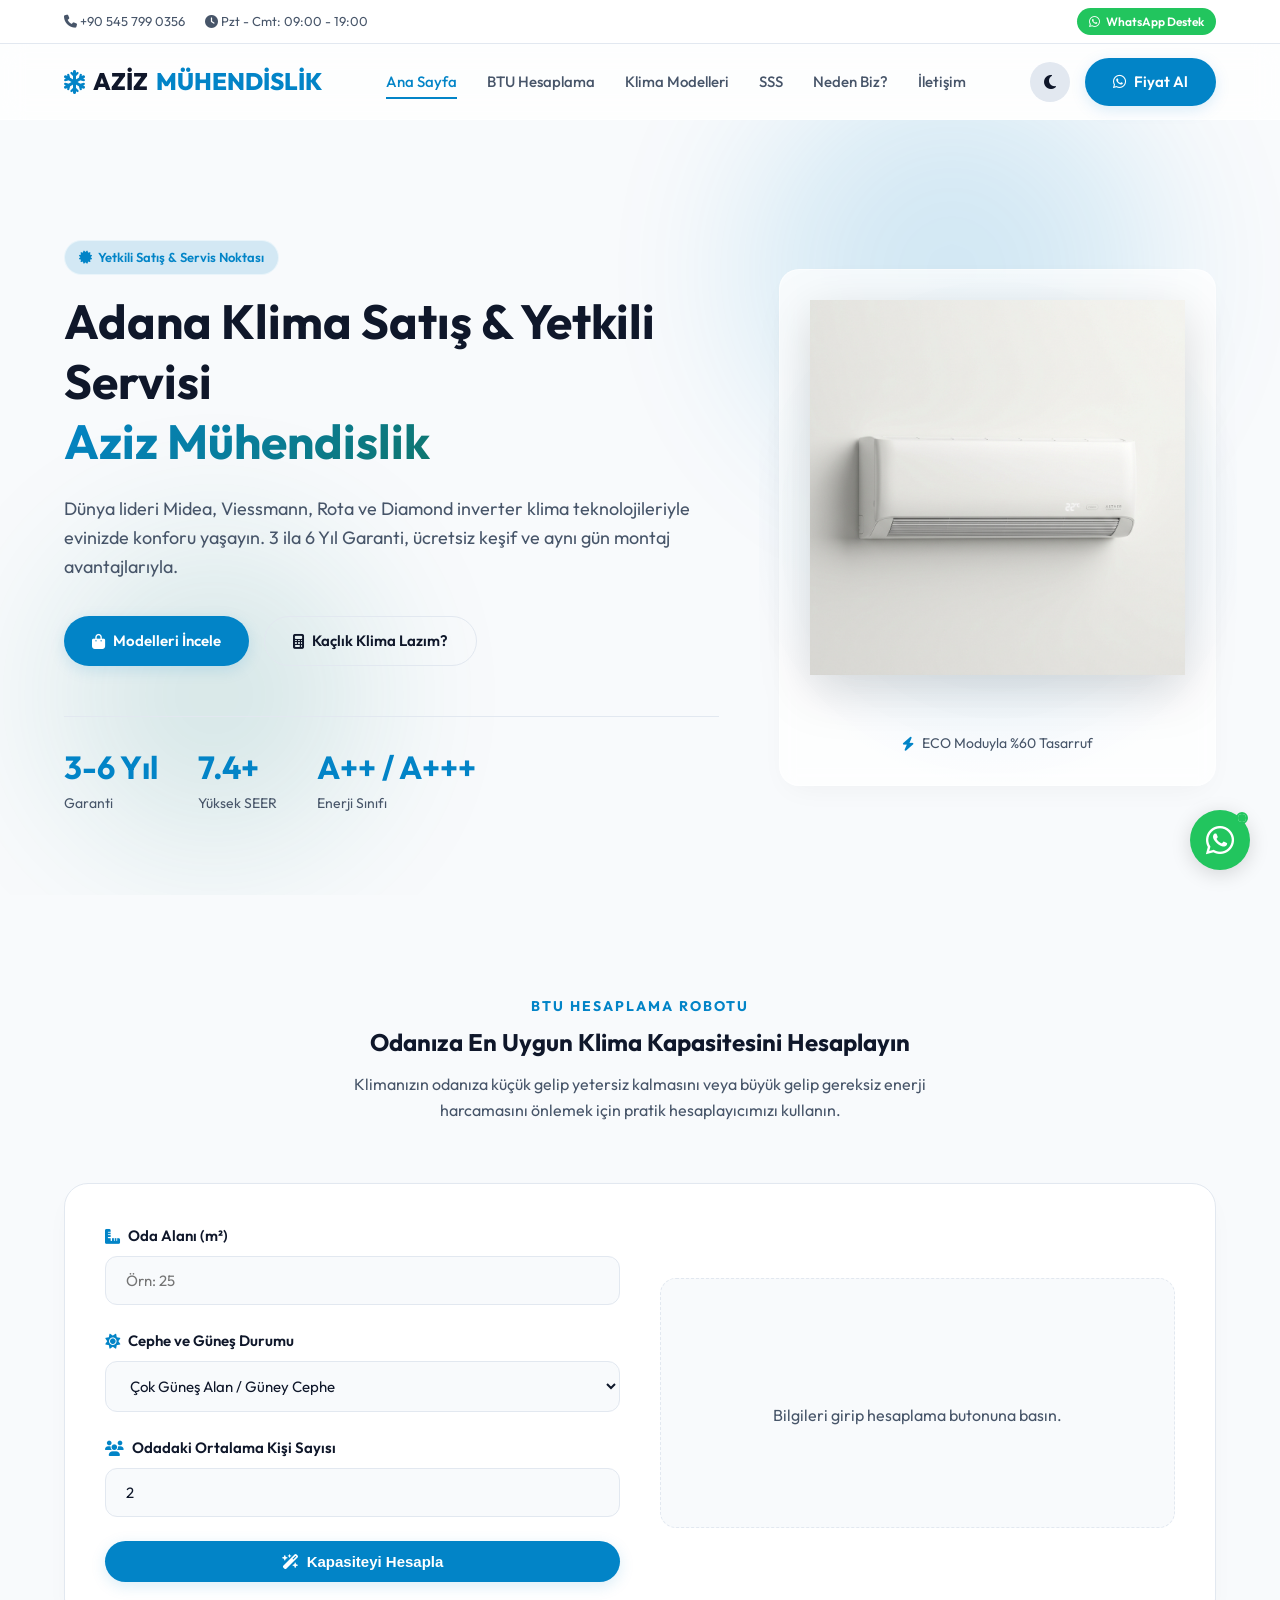
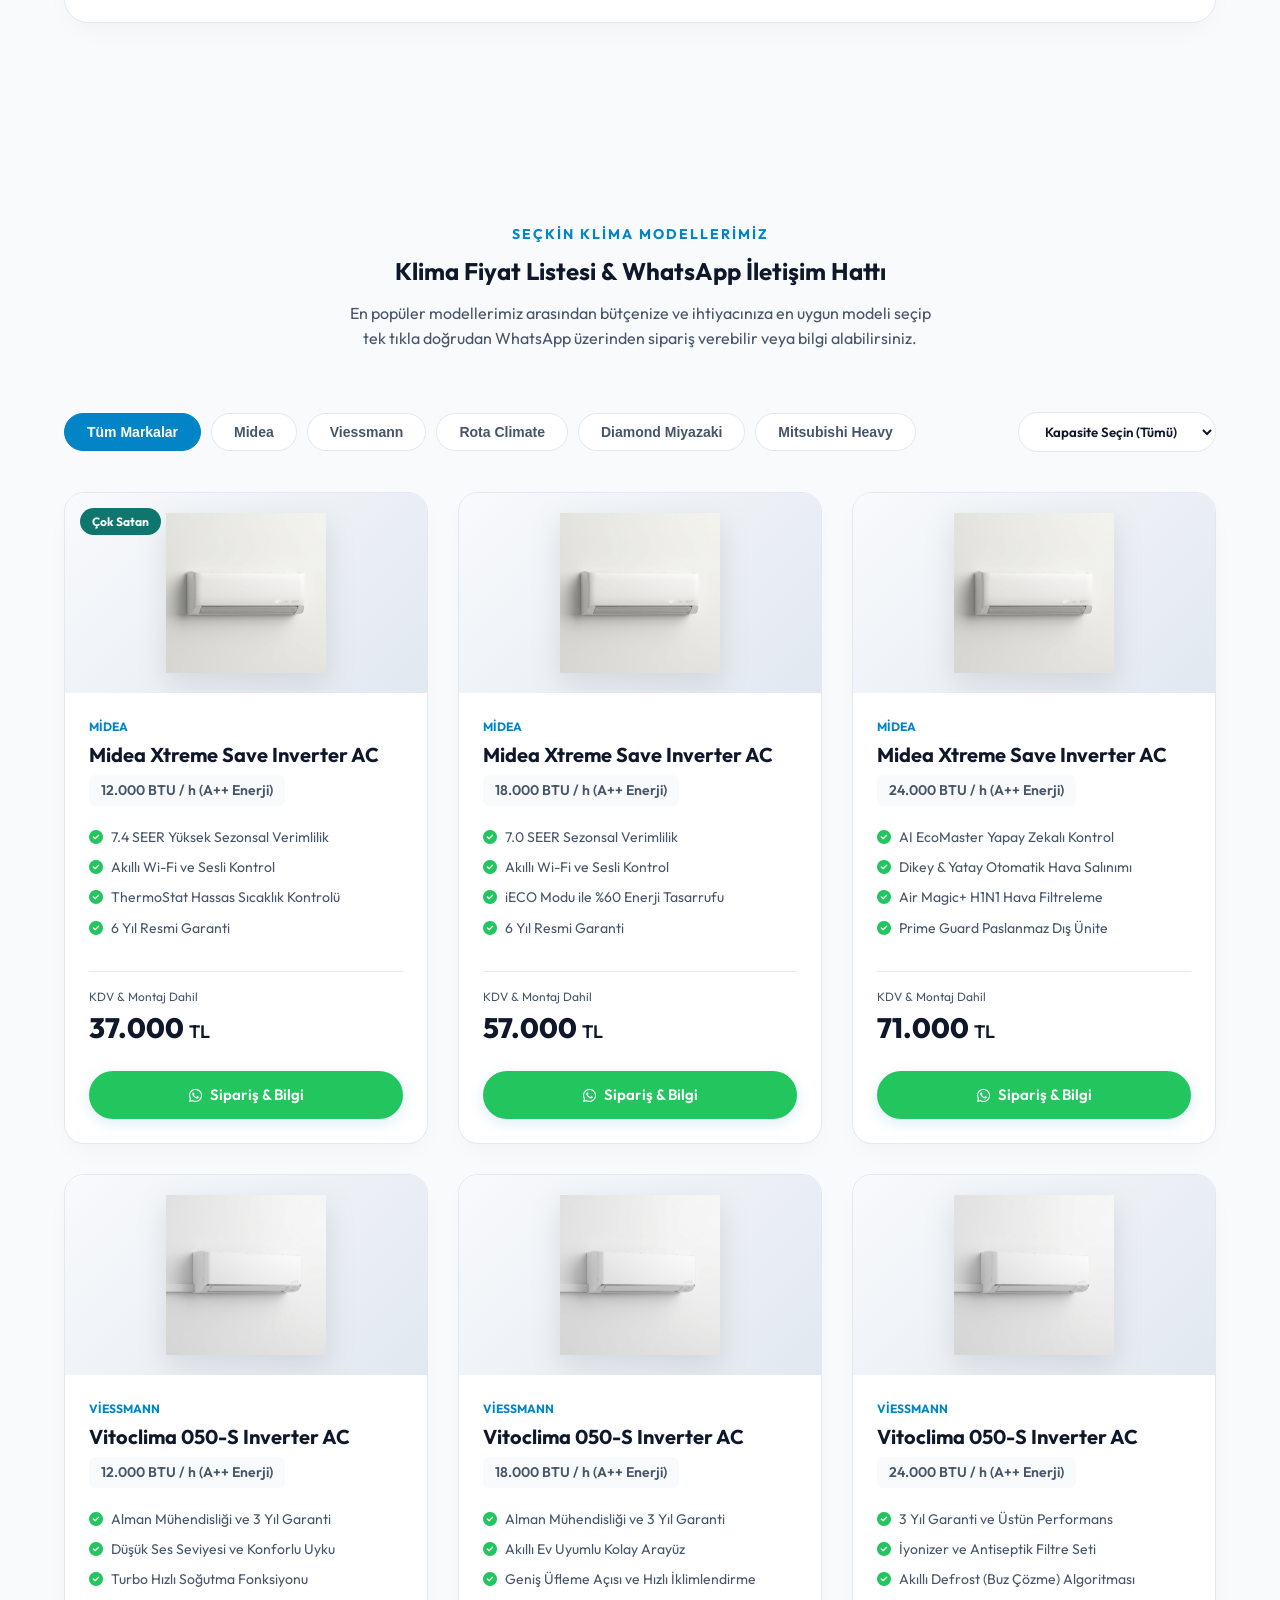
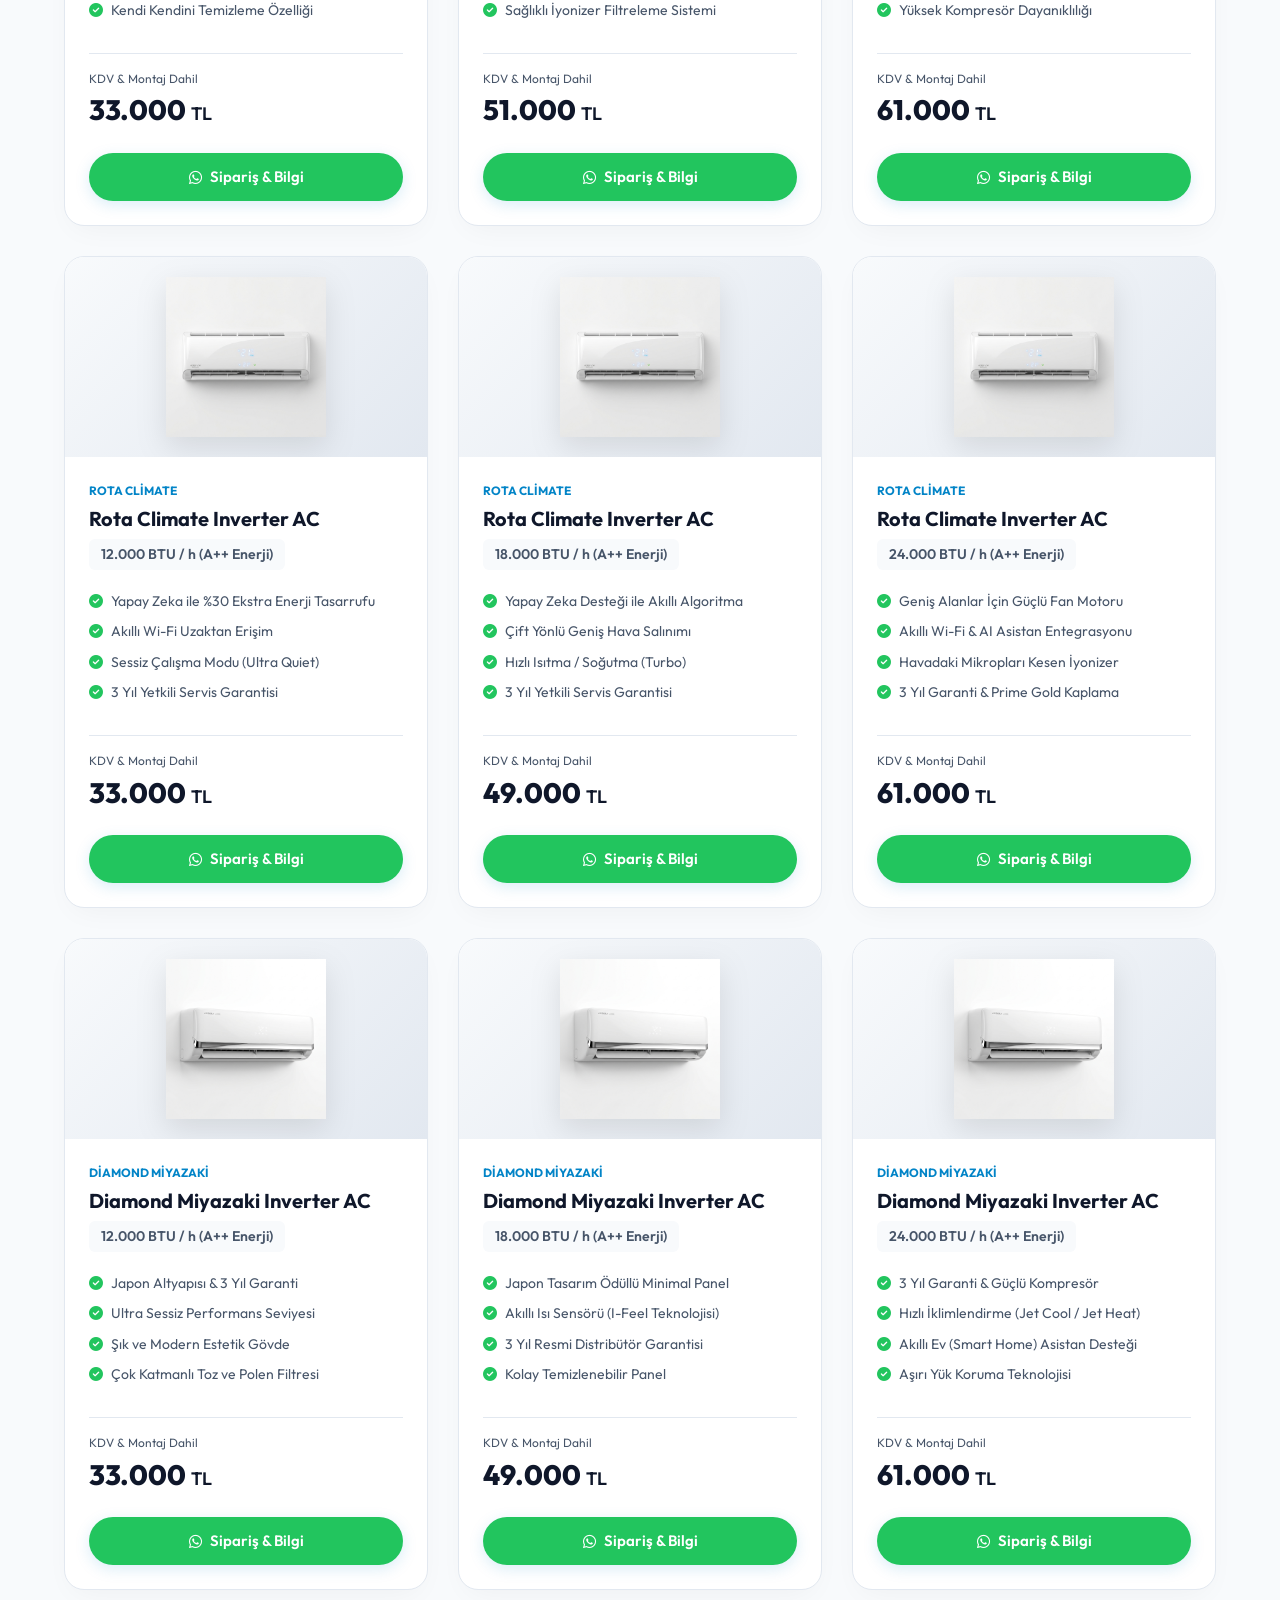
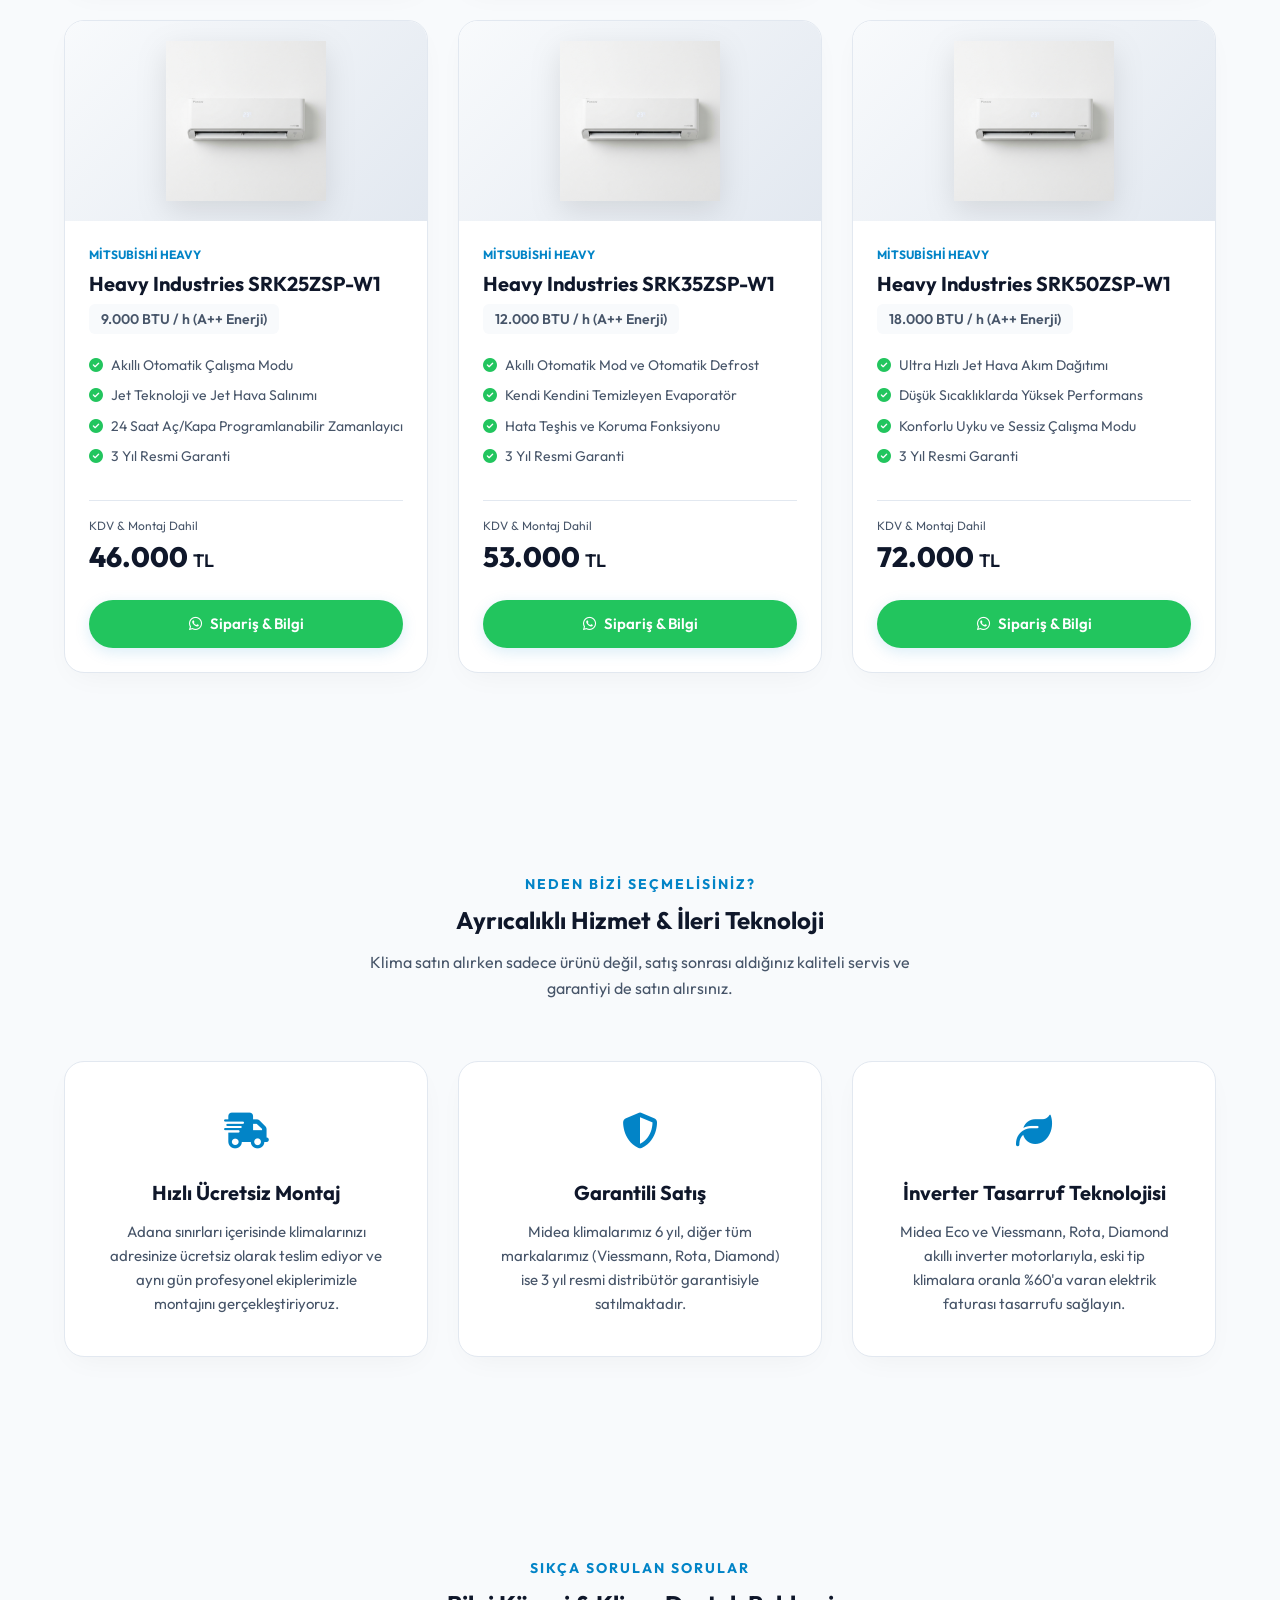
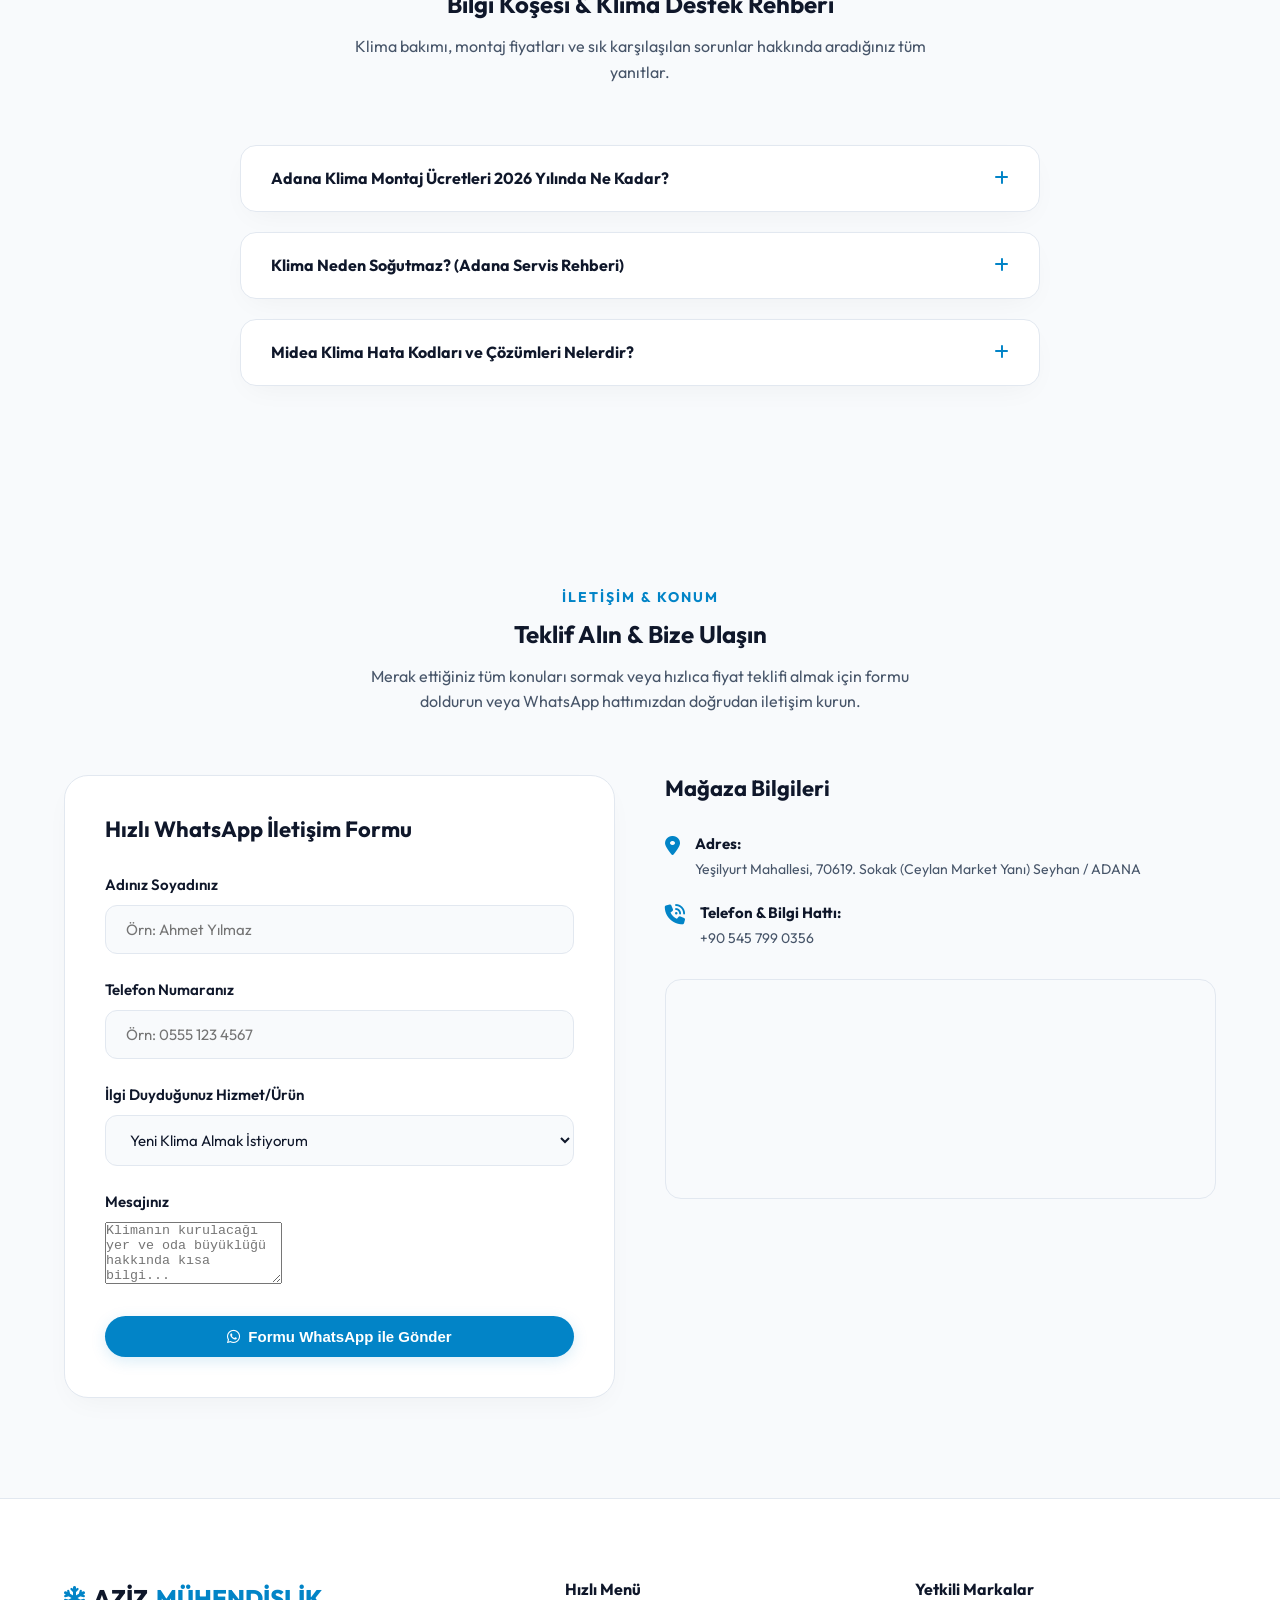
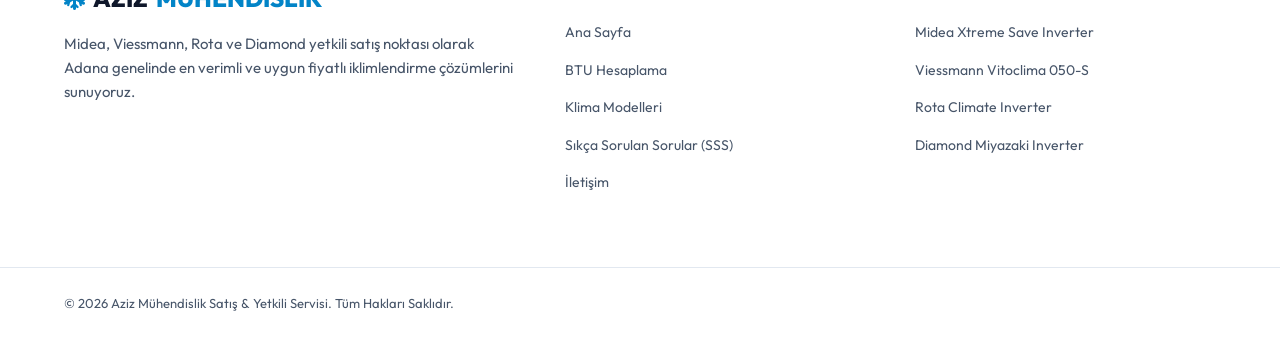
<file: index.html>
<!DOCTYPE html>
<html lang="tr">
<head>
    <meta charset="UTF-8">
    <meta name="viewport" content="width=device-width, initial-scale=1.0">
    <title>Aziz Mühendislik | Adana Klima Satış & Teknik Servis Bayi</title>
    <meta name="description" content="Adana'da en ucuz ve en kaliteli klima modelleri! Aziz Mühendislik yetkili Midea, Viessmann, Rota ve Diamond bayi olarak 12000, 18000, 24000 BTU klima modellerinde cazip fiyatlar ve WhatsApp sipariş hattı.">
    <meta name="keywords" content="aziz mühendislik adana, adana klima, klima fiyatları adana, midea adana bayi, viessmann vitoclima adana, rota climate adana, diamond miyazaki adana, en iyi klima, yetkili klima servisi adana, 12000 btu klima, klima montajı">
    <link rel="canonical" href="https://www.adanaklima.org/">
    <meta name="google-site-verification" content="google5716913a2e6e8126" />
    
    <!-- Open Graph / Facebook -->
    <meta property="og:type" content="website">
    <meta property="og:url" content="https://www.adanaklima.org/">
    <meta property="og:title" content="Aziz Mühendislik | Adana Klima Satış & Teknik Servis Bayi">
    <meta property="og:description" content="Adana Midea, Viessmann, Rota ve Diamond yetkili klima bayisi. 12000, 18000, 24000 BTU modelleri, ücretsiz keşif ve aynı gün montaj avantajıyla.">
    <meta property="og:image" content="https://raw.githubusercontent.com/ensibey/adanaklima/main/images/midea.png">

    <!-- Twitter -->
    <meta property="twitter:card" content="summary_large_image">
    <meta property="twitter:url" content="https://www.adanaklima.org/">
    <meta property="twitter:title" content="Aziz Mühendislik | Adana Klima Satış & Teknik Servis Bayi">
    <meta property="twitter:description" content="Adana Midea, Viessmann, Rota ve Diamond yetkili klima bayisi. 12000, 18000, 24000 BTU modelleri, ücretsiz keşif ve aynı gün montaj avantajıyla.">
    <meta property="twitter:image" content="https://raw.githubusercontent.com/ensibey/adanaklima/main/images/midea.png">
    
    <!-- Favicon -->
    <link rel="icon" type="image/png" href="images/midea.png">
    
    <!-- Google Fonts -->
    <link rel="preconnect" href="https://fonts.googleapis.com">
    <link rel="preconnect" href="https://fonts.gstatic.com" crossorigin>
    <link href="https://fonts.googleapis.com/css2?family=Outfit:wght@300;400;500;600;700;800&display=swap" rel="stylesheet">
    
    <!-- FontAwesome for Icons -->
    <link rel="stylesheet" href="https://cdnjs.cloudflare.com/ajax/libs/font-awesome/6.4.0/css/all.min.css">
    
    <!-- Style Sheet -->
    <link rel="stylesheet" href="style.css">
    
    <!-- Structured Data (JSON-LD) for Google SEO -->
    <script type="application/ld+json">
    {
      "@context": "https://schema.org",
      "@type": "LocalBusiness",
      "name": "Aziz Mühendislik - Adana Klima Satış & Teknik Servis",
      "image": "https://raw.githubusercontent.com/ensibey/adanaklima/main/images/midea.png",
      "@id": "",
      "url": "https://www.adanaklima.org/",
      "telephone": "+905457990356",
      "address": {
        "@type": "PostalAddress",
        "streetAddress": "Yeşilyurt Mahallesi, 70619. Sokak (Ceylan Market Yanı)",
        "addressLocality": "Seyhan",
        "addressRegion": "Adana",
        "postalCode": "01120",
        "addressCountry": "TR"
      },
      "geo": {
        "@type": "GeoCoordinates",
        "latitude": 37.0094,
        "longitude": 35.2952
      },
      "openingHoursSpecification": {
        "@type": "OpeningHoursSpecification",
        "dayOfWeek": [
          "Monday",
          "Tuesday",
          "Wednesday",
          "Thursday",
          "Friday",
          "Saturday"
        ],
        "opens": "09:00",
        "closes": "19:00"
      },
      "priceRange": "$$$"
    }
    </script>
    
    <!-- Structured Data (JSON-LD) for FAQ Rich Snippets -->
    <script type="application/ld+json">
    {
      "@context": "https://schema.org",
      "@type": "FAQPage",
      "mainEntity": [
        {
          "@type": "Question",
          "name": "Adana Klima Montaj Ücretleri 2026 Yılında Ne Kadar?",
          "acceptedAnswer": {
            "@type": "Answer",
            "text": "Adana klima montaj ücretleri 2026 yılında klimanın BTU değerine, montaj yapılacak alanın yüksekliğine ve kullanılacak bakır boru hattının uzunluğuna bağlı olarak değişiklik göstermektedir. Aziz Mühendislik olarak satın aldığınız tüm Midea, Viessmann, Rota ve Diamond modellerinde ilk montaj ve Adana Seyhan merkezli nakliye işlemlerini ücretsiz olarak sunmaktayız. Detaylı montaj ve bakım teklifleri için bizimle WhatsApp üzerinden hızlıca iletişime geçebilirsiniz."
          }
        },
        {
          "@type": "Question",
          "name": "Klima Neden Soğutmaz? (Adana Servis Rehberi)",
          "acceptedAnswer": {
            "@type": "Answer",
            "text": "Klima neden soğutmaz? sorusunun Adana servis rehberi kapsamında en yaygın cevapları şunlardır: Filtrelerin tozla tıkanması, kompresör arızası veya sistemdeki gazın (R32) eksilmesi/kaçak yapmasıdır. Adana'nın nemli ve sıcak havasında klimaların yılda en az iki kez bakım görmesi gerekir. Klimanız üflüyor ama soğutmuyorsa, Aziz Mühendislik uzman ekiplerimiz gaz seviyesini kontrol edip filtre temizliği yaparak cihazınızı ilk günkü performansına ulaştırır."
          }
        },
        {
          "@type": "Question",
          "name": "Midea Klima Hata Kodları ve Çözümleri Nelerdir?",
          "acceptedAnswer": {
            "@type": "Answer",
            "text": "Midea klima hata kodları ve çözümleri cihazın dijital göstergesindeki uyarılara göre belirlenir. En sık karşılaşılan hatalardan E1 iç-dış ünite iletişim hatasını, E7 ise kompresör sıcaklık veya voltaj düzensizliğini gösterir. Bu gibi durumlarda klimayı resetlemek veya elektrik şalterini kapatıp açmak geçici bir çözüm olabilir. Sorun devam ediyorsa, cihazınıza zarar vermemek için Aziz Mühendislik WhatsApp hattımıza hata kodunu bildirerek profesyonel servis kaydı açtırabilirsiniz."
          }
        }
      ]
    }
    </script>
    
    <!-- Structured Data (JSON-LD) for Products -->
    <script type="application/ld+json">
    {
      "@context": "https://schema.org",
      "@type": "ItemList",
      "name": "Klima Modelleri ve Fiyat Listesi",
      "numberOfItems": 15,
      "itemListElement": [
        {
          "@type": "ListItem",
          "position": 1,
          "item": {
            "@type": "Product",
            "name": "Midea Xtreme Save Inverter AC 12.000 BTU",
            "image": "https://raw.githubusercontent.com/ensibey/adanaklima/main/images/midea.png",
            "description": "Midea Xtreme Save Inverter Klima 12.000 BTU/h kapasite, A++ enerji sınıfı, Wi-Fi özellikli.",
            "brand": {
              "@type": "Brand",
              "name": "Midea"
            },
            "offers": {
              "@type": "Offer",
              "url": "https://www.adanaklima.org/#products",
              "priceCurrency": "TRY",
              "price": "37000",
              "priceValidUntil": "2027-12-31",
              "availability": "https://schema.org/InStock",
              "itemCondition": "https://schema.org/NewCondition"
            }
          }
        },
        {
          "@type": "ListItem",
          "position": 2,
          "item": {
            "@type": "Product",
            "name": "Midea Xtreme Save Inverter AC 18.000 BTU",
            "image": "https://raw.githubusercontent.com/ensibey/adanaklima/main/images/midea.png",
            "description": "Midea Xtreme Save Inverter Klima 18.000 BTU/h kapasite, A++ enerji sınıfı, Wi-Fi özellikli.",
            "brand": {
              "@type": "Brand",
              "name": "Midea"
            },
            "offers": {
              "@type": "Offer",
              "url": "https://www.adanaklima.org/#products",
              "priceCurrency": "TRY",
              "price": "57000",
              "priceValidUntil": "2027-12-31",
              "availability": "https://schema.org/InStock",
              "itemCondition": "https://schema.org/NewCondition"
            }
          }
        },
        {
          "@type": "ListItem",
          "position": 3,
          "item": {
            "@type": "Product",
            "name": "Midea Xtreme Save Inverter AC 24.000 BTU",
            "image": "https://raw.githubusercontent.com/ensibey/adanaklima/main/images/midea.png",
            "description": "Midea Xtreme Save Inverter Klima 24.000 BTU/h kapasite, A++ enerji sınıfı, Wi-Fi özellikli.",
            "brand": {
              "@type": "Brand",
              "name": "Midea"
            },
            "offers": {
              "@type": "Offer",
              "url": "https://www.adanaklima.org/#products",
              "priceCurrency": "TRY",
              "price": "71000",
              "priceValidUntil": "2027-12-31",
              "availability": "https://schema.org/InStock",
              "itemCondition": "https://schema.org/NewCondition"
            }
          }
        },
        {
          "@type": "ListItem",
          "position": 4,
          "item": {
            "@type": "Product",
            "name": "Viessmann Vitoclima 050-S Inverter AC 12.000 BTU",
            "image": "https://raw.githubusercontent.com/ensibey/adanaklima/main/images/viessmann.png",
            "description": "Viessmann Vitoclima 050-S Inverter Klima 12.000 BTU/h kapasite, A++ enerji sınıfı.",
            "brand": {
              "@type": "Brand",
              "name": "Viessmann"
            },
            "offers": {
              "@type": "Offer",
              "url": "https://www.adanaklima.org/#products",
              "priceCurrency": "TRY",
              "price": "33000",
              "priceValidUntil": "2027-12-31",
              "availability": "https://schema.org/InStock",
              "itemCondition": "https://schema.org/NewCondition"
            }
          }
        },
        {
          "@type": "ListItem",
          "position": 5,
          "item": {
            "@type": "Product",
            "name": "Viessmann Vitoclima 050-S Inverter AC 18.000 BTU",
            "image": "https://raw.githubusercontent.com/ensibey/adanaklima/main/images/viessmann.png",
            "description": "Viessmann Vitoclima 050-S Inverter Klima 18.000 BTU/h kapasite, A++ enerji sınıfı.",
            "brand": {
              "@type": "Brand",
              "name": "Viessmann"
            },
            "offers": {
              "@type": "Offer",
              "url": "https://www.adanaklima.org/#products",
              "priceCurrency": "TRY",
              "price": "51000",
              "priceValidUntil": "2027-12-31",
              "availability": "https://schema.org/InStock",
              "itemCondition": "https://schema.org/NewCondition"
            }
          }
        },
        {
          "@type": "ListItem",
          "position": 6,
          "item": {
            "@type": "Product",
            "name": "Viessmann Vitoclima 050-S Inverter AC 24.000 BTU",
            "image": "https://raw.githubusercontent.com/ensibey/adanaklima/main/images/viessmann.png",
            "description": "Viessmann Vitoclima 050-S Inverter Klima 24.000 BTU/h kapasite, A++ enerji sınıfı.",
            "brand": {
              "@type": "Brand",
              "name": "Viessmann"
            },
            "offers": {
              "@type": "Offer",
              "url": "https://www.adanaklima.org/#products",
              "priceCurrency": "TRY",
              "price": "61000",
              "priceValidUntil": "2027-12-31",
              "availability": "https://schema.org/InStock",
              "itemCondition": "https://schema.org/NewCondition"
            }
          }
        },
        {
          "@type": "ListItem",
          "position": 7,
          "item": {
            "@type": "Product",
            "name": "Rota Climate Inverter AC 12.000 BTU",
            "image": "https://raw.githubusercontent.com/ensibey/adanaklima/main/images/rota.png",
            "description": "Rota Climate Inverter Klima 12.000 BTU/h kapasite, A++ enerji sınıfı, Wi-Fi özellikli.",
            "brand": {
              "@type": "Brand",
              "name": "Rota"
            },
            "offers": {
              "@type": "Offer",
              "url": "https://www.adanaklima.org/#products",
              "priceCurrency": "TRY",
              "price": "33000",
              "priceValidUntil": "2027-12-31",
              "availability": "https://schema.org/InStock",
              "itemCondition": "https://schema.org/NewCondition"
            }
          }
        },
        {
          "@type": "ListItem",
          "position": 8,
          "item": {
            "@type": "Product",
            "name": "Rota Climate Inverter AC 18.000 BTU",
            "image": "https://raw.githubusercontent.com/ensibey/adanaklima/main/images/rota.png",
            "description": "Rota Climate Inverter Klima 18.000 BTU/h kapasite, A++ enerji sınıfı, Wi-Fi özellikli.",
            "brand": {
              "@type": "Brand",
              "name": "Rota"
            },
            "offers": {
              "@type": "Offer",
              "url": "https://www.adanaklima.org/#products",
              "priceCurrency": "TRY",
              "price": "49000",
              "priceValidUntil": "2027-12-31",
              "availability": "https://schema.org/InStock",
              "itemCondition": "https://schema.org/NewCondition"
            }
          }
        },
        {
          "@type": "ListItem",
          "position": 9,
          "item": {
            "@type": "Product",
            "name": "Rota Climate Inverter AC 24.000 BTU",
            "image": "https://raw.githubusercontent.com/ensibey/adanaklima/main/images/rota.png",
            "description": "Rota Climate Inverter Klima 24.000 BTU/h kapasite, A++ enerji sınıfı, Wi-Fi özellikli.",
            "brand": {
              "@type": "Brand",
              "name": "Rota"
            },
            "offers": {
              "@type": "Offer",
              "url": "https://www.adanaklima.org/#products",
              "priceCurrency": "TRY",
              "price": "61000",
              "priceValidUntil": "2027-12-31",
              "availability": "https://schema.org/InStock",
              "itemCondition": "https://schema.org/NewCondition"
            }
          }
        },
        {
          "@type": "ListItem",
          "position": 10,
          "item": {
            "@type": "Product",
            "name": "Diamond Miyazaki Inverter AC 12.000 BTU",
            "image": "https://raw.githubusercontent.com/ensibey/adanaklima/main/images/diamond.png",
            "description": "Diamond Miyazaki Inverter Klima 12.000 BTU/h kapasite, A++ enerji sınıfı.",
            "brand": {
              "@type": "Brand",
              "name": "Diamond"
            },
            "offers": {
              "@type": "Offer",
              "url": "https://www.adanaklima.org/#products",
              "priceCurrency": "TRY",
              "price": "33000",
              "priceValidUntil": "2027-12-31",
              "availability": "https://schema.org/InStock",
              "itemCondition": "https://schema.org/NewCondition"
            }
          }
        },
        {
          "@type": "ListItem",
          "position": 11,
          "item": {
            "@type": "Product",
            "name": "Diamond Miyazaki Inverter AC 18.000 BTU",
            "image": "https://raw.githubusercontent.com/ensibey/adanaklima/main/images/diamond.png",
            "description": "Diamond Miyazaki Inverter Klima 18.000 BTU/h kapasite, A++ enerji sınıfı.",
            "brand": {
              "@type": "Brand",
              "name": "Diamond"
            },
            "offers": {
              "@type": "Offer",
              "url": "https://www.adanaklima.org/#products",
              "priceCurrency": "TRY",
              "price": "49000",
              "priceValidUntil": "2027-12-31",
              "availability": "https://schema.org/InStock",
              "itemCondition": "https://schema.org/NewCondition"
            }
          }
        },
        {
          "@type": "ListItem",
          "position": 12,
          "item": {
            "@type": "Product",
            "name": "Diamond Miyazaki Inverter AC 24.000 BTU",
            "image": "https://raw.githubusercontent.com/ensibey/adanaklima/main/images/diamond.png",
            "description": "Diamond Miyazaki Inverter Klima 24.000 BTU/h kapasite, A++ enerji sınıfı.",
            "brand": {
              "@type": "Brand",
              "name": "Diamond"
            },
            "offers": {
              "@type": "Offer",
              "url": "https://www.adanaklima.org/#products",
              "priceCurrency": "TRY",
              "price": "61000",
              "priceValidUntil": "2027-12-31",
              "availability": "https://schema.org/InStock",
              "itemCondition": "https://schema.org/NewCondition"
            }
          }
        },
        {
          "@type": "ListItem",
          "position": 13,
          "item": {
            "@type": "Product",
            "name": "Mitsubishi Heavy SRK25ZSP-W1 9.000 BTU",
            "image": "https://raw.githubusercontent.com/ensibey/adanaklima/main/images/mitsubishi.png",
            "description": "Mitsubishi Heavy SRK25ZSP-W1 Inverter Klima 9.000 BTU/h kapasite, A++ enerji sınıfı.",
            "brand": {
              "@type": "Brand",
              "name": "Mitsubishi"
            },
            "offers": {
              "@type": "Offer",
              "url": "https://www.adanaklima.org/#products",
              "priceCurrency": "TRY",
              "price": "46000",
              "priceValidUntil": "2027-12-31",
              "availability": "https://schema.org/InStock",
              "itemCondition": "https://schema.org/NewCondition"
            }
          }
        },
        {
          "@type": "ListItem",
          "position": 14,
          "item": {
            "@type": "Product",
            "name": "Mitsubishi Heavy SRK35ZSP-W1 12.000 BTU",
            "image": "https://raw.githubusercontent.com/ensibey/adanaklima/main/images/mitsubishi.png",
            "description": "Mitsubishi Heavy SRK35ZSP-W1 Inverter Klima 12.000 BTU/h kapasite, A++ enerji sınıfı.",
            "brand": {
              "@type": "Brand",
              "name": "Mitsubishi"
            },
            "offers": {
              "@type": "Offer",
              "url": "https://www.adanaklima.org/#products",
              "priceCurrency": "TRY",
              "price": "53000",
              "priceValidUntil": "2027-12-31",
              "availability": "https://schema.org/InStock",
              "itemCondition": "https://schema.org/NewCondition"
            }
          }
        },
        {
          "@type": "ListItem",
          "position": 15,
          "item": {
            "@type": "Product",
            "name": "Mitsubishi Heavy SRK50ZSP-W1 18.000 BTU",
            "image": "https://raw.githubusercontent.com/ensibey/adanaklima/main/images/mitsubishi.png",
            "description": "Mitsubishi Heavy SRK50ZSP-W1 Inverter Klima 18.000 BTU/h kapasite, A++ enerji sınıfı.",
            "brand": {
              "@type": "Brand",
              "name": "Mitsubishi"
            },
            "offers": {
              "@type": "Offer",
              "url": "https://www.adanaklima.org/#products",
              "priceCurrency": "TRY",
              "price": "72000",
              "priceValidUntil": "2027-12-31",
              "availability": "https://schema.org/InStock",
              "itemCondition": "https://schema.org/NewCondition"
            }
          }
        }
      ]
    }
    </script>
</head>
<body>
    <!-- Top Contact Bar -->
    <div class="top-bar">
        <div class="container top-bar-content">
            <div class="contact-info">
                <a href="tel:+905457990356"><i class="fa-solid fa-phone"></i> +90 545 799 0356</a>
                <span><i class="fa-solid fa-clock"></i> Pzt - Cmt: 09:00 - 19:00</span>
            </div>
            <div class="social-links">
                <a href="https://wa.me/905457990356" class="top-whatsapp" target="_blank"><i class="fa-brands fa-whatsapp"></i> WhatsApp Destek</a>
            </div>
        </div>
    </div>

    <!-- Navigation -->
    <header class="header">
        <nav class="navbar container">
            <a href="#" class="logo">
                <i class="fa-solid fa-snowflake icon-spin"></i> AZİZ<span>MÜHENDİSLİK</span>
            </a>
            <ul class="nav-menu">
                <li><a href="#home" class="nav-link active">Ana Sayfa</a></li>
                <li><a href="#calculator" class="nav-link">BTU Hesaplama</a></li>
                <li><a href="#products" class="nav-link">Klima Modelleri</a></li>
                <li><a href="#faq" class="nav-link">SSS</a></li>
                <li><a href="#features" class="nav-link">Neden Biz?</a></li>
                <li><a href="#contact" class="nav-link">İletişim</a></li>
            </ul>
            <div class="nav-actions">
                <button id="theme-toggle" class="theme-btn" aria-label="Koyu/Açık Tema Değiştir">
                    <i class="fa-solid fa-moon"></i>
                </button>
                <a href="https://wa.me/905457990356" class="btn btn-primary btn-nav-wa" target="_blank">
                    <i class="fa-brands fa-whatsapp"></i> Fiyat Al
                </a>
                <button class="hamburger-menu" aria-label="Menüyü Aç/Kapat">
                    <span class="bar"></span>
                    <span class="bar"></span>
                    <span class="bar"></span>
                </button>
            </div>
        </nav>
    </header>

    <main>
        <!-- Hero Section -->
        <section id="home" class="hero">
            <div class="hero-bg-gradients">
                <div class="gradient-sphere sphere-1"></div>
                <div class="gradient-sphere sphere-2"></div>
            </div>
            <div class="container hero-content">
                <div class="hero-text">
                    <span class="badge"><i class="fa-solid fa-certificate"></i> Yetkili Satış & Servis Noktası</span>
                    <h1>Adana Klima Satış & Yetkili Servisi <br><span class="text-gradient">Aziz Mühendislik</span></h1>
                    <p>Dünya lideri Midea, Viessmann, Rota ve Diamond inverter klima teknolojileriyle evinizde konforu yaşayın. 3 ila 6 Yıl Garanti, ücretsiz keşif ve aynı gün montaj avantajlarıyla.</p>
                    <div class="hero-actions">
                        <a href="#products" class="btn btn-primary"><i class="fa-solid fa-bag-shopping"></i> Modelleri İncele</a>
                        <a href="#calculator" class="btn btn-secondary"><i class="fa-solid fa-calculator"></i> Kaçlık Klima Lazım?</a>
                    </div>
                    <div class="hero-stats">
                        <div class="stat-item">
                            <h3>3-6 Yıl</h3>
                            <p>Garanti</p>
                        </div>
                        <div class="stat-item">
                            <h3>7.4+</h3>
                            <p>Yüksek SEER</p>
                        </div>
                        <div class="stat-item">
                            <h3>A++ / A+++</h3>
                            <p>Enerji Sınıfı</p>
                        </div>
                    </div>
                </div>
                <div class="hero-visual">
                    <div class="image-wrapper">
                        <!-- Premium AC representation using image -->
                        <div class="premium-ac-mockup">
                            <div class="ac-glow"></div>
                            <img src="images/midea.png" alt="Midea Split Klima" class="ac-unit-img">
                            <div class="ac-badge">
                                <i class="fa-solid fa-bolt"></i>
                                <span>ECO Moduyla %60 Tasarruf</span>
                            </div>
                        </div>
                    </div>
                </div>
            </div>
        </section>

        <!-- Interactive BTU Calculator Section -->
        <section id="calculator" class="calculator-section section-padding">
            <div class="container">
                <div class="section-header text-center">
                    <span class="sub-title">BTU Hesaplama Robotu</span>
                    <h2>Odanıza En Uygun Klima Kapasitesini Hesaplayın</h2>
                    <p class="section-desc">Klimanızın odanıza küçük gelip yetersiz kalmasını veya büyük gelip gereksiz enerji harcamasını önlemek için pratik hesaplayıcımızı kullanın.</p>
                </div>
                
                <div class="calculator-box">
                    <div class="calc-inputs">
                        <div class="form-group">
                            <label for="room-area"><i class="fa-solid fa-ruler-combined"></i> Oda Alanı (m²)</label>
                            <input type="number" id="room-area" placeholder="Örn: 25" min="5" max="150" required>
                        </div>
                        <div class="form-group">
                            <label for="room-exposure"><i class="fa-solid fa-sun"></i> Cephe ve Güneş Durumu</label>
                            <select id="room-exposure">
                                <option value="1.0">Normal / Az Güneş Alan</option>
                                <option value="1.15" selected>Çok Güneş Alan / Güney Cephe</option>
                                <option value="1.25">Çatı Katı / Doğrudan Güneş Alan</option>
                            </select>
                        </div>
                        <div class="form-group">
                            <label for="people-count"><i class="fa-solid fa-users"></i> Odadaki Ortalama Kişi Sayısı</label>
                            <input type="number" id="people-count" value="2" min="1" max="20">
                        </div>
                        <button id="btn-calculate" class="btn btn-primary w-100">
                            <i class="fa-solid fa-wand-magic-sparkles"></i> Kapasiteyi Hesapla
                        </button>
                    </div>
                    
                    <div class="calc-result" id="calc-result-box">
                        <div class="result-placeholder">
                            <i class="fa-solid fa-calculator-combined icon-pulse"></i>
                            <p>Bilgileri girip hesaplama butonuna basın.</p>
                        </div>
                        <div class="result-display d-none">
                            <span class="result-label">Önerilen Minimum Kapasite</span>
                            <div class="result-btu" id="recommended-btu">-- BTU</div>
                            <p class="result-description" id="recommended-desc">Hesaplanıyor...</p>
                            <div class="result-action">
                                <button id="btn-filter-recommended" class="btn btn-secondary btn-sm">
                                    <i class="fa-solid fa-filter"></i> Bu Kapasitedeki Klimaları Göster
                                </button>
                            </div>
                        </div>
                    </div>
                </div>
            </div>
        </section>

        <!-- Product Catalog Section -->
        <section id="products" class="products-section section-padding">
            <div class="container">
                <div class="section-header text-center">
                    <span class="sub-title">Seçkin Klima Modellerimiz</span>
                    <h2>Klima Fiyat Listesi & WhatsApp İletişim Hattı</h2>
                    <p class="section-desc">En popüler modellerimiz arasından bütçenize ve ihtiyacınıza en uygun modeli seçip tek tıkla doğrudan WhatsApp üzerinden sipariş verebilir veya bilgi alabilirsiniz.</p>
                </div>

                <!-- Filters -->
                <div class="filter-wrapper">
                    <div class="filter-tabs">
                        <button class="filter-btn active" data-filter="all">Tüm Markalar</button>
                        <button class="filter-btn" data-filter="midea">Midea</button>
                        <button class="filter-btn" data-filter="viessmann">Viessmann</button>
                        <button class="filter-btn" data-filter="rota">Rota Climate</button>
                        <button class="filter-btn" data-filter="diamond">Diamond Miyazaki</button>
                        <button class="filter-btn" data-filter="mitsubishi">Mitsubishi Heavy</button>
                    </div>
                    <div class="filter-capacity">
                        <select id="capacity-select" aria-label="BTU Kapasitesi Filtrele">
                            <option value="all">Kapasite Seçin (Tümü)</option>
                            <option value="9000">9.000 BTU</option>
                            <option value="12000">12.000 BTU</option>
                            <option value="18000">18.000 BTU</option>
                            <option value="24000">24.000 BTU</option>
                        </select>
                    </div>
                </div>

                <!-- Products Grid -->
                <div class="products-grid" id="products-container">
                    
                    <!-- BRAND: MIDEA -->
                    <!-- Product 1: Midea 12k -->
                    <article class="product-card" data-brand="midea" data-btu="12000">
                        <div class="card-badge highlight">Çok Satan</div>
                        <div class="product-image">
                            <img src="images/midea.png" alt="Midea Xtreme Save 12.000 BTU Inverter AC" class="ac-card-img">
                        </div>
                        <div class="product-info">
                            <span class="brand-tag">Midea</span>
                            <h3 class="product-title">Midea Xtreme Save Inverter AC</h3>
                            <div class="product-capacity-tag">12.000 BTU / h (A++ Enerji)</div>
                            <ul class="product-specs">
                                <li><i class="fa-solid fa-circle-check"></i> 7.4 SEER Yüksek Sezonsal Verimlilik</li>
                                <li><i class="fa-solid fa-circle-check"></i> Akıllı Wi-Fi ve Sesli Kontrol</li>
                                <li><i class="fa-solid fa-circle-check"></i> ThermoStat Hassas Sıcaklık Kontrolü</li>
                                <li><i class="fa-solid fa-circle-check"></i> 6 Yıl Resmi Garanti</li>
                            </ul>
                            <div class="price-box">
                                <span class="price-title">KDV & Montaj Dahil</span>
                                <div class="price-value">37.000 <span class="currency">TL</span></div>
                            </div>
                            <a href="https://wa.me/905457990356" target="_blank" rel="noopener" class="btn btn-primary btn-wa-order" data-brand="Midea" data-model="Xtreme Save Inverter" data-btu="12.000" data-price="37.000">
                                <i class="fa-brands fa-whatsapp"></i> Sipariş & Bilgi
                            </a>
                        </div>
                    </article>

                    <!-- Product 2: Midea 18k -->
                    <article class="product-card" data-brand="midea" data-btu="18000">
                        <div class="product-image">
                            <img src="images/midea.png" alt="Midea Xtreme Save 18.000 BTU Inverter AC" class="ac-card-img">
                        </div>
                        <div class="product-info">
                            <span class="brand-tag">Midea</span>
                            <h3 class="product-title">Midea Xtreme Save Inverter AC</h3>
                            <div class="product-capacity-tag">18.000 BTU / h (A++ Enerji)</div>
                            <ul class="product-specs">
                                <li><i class="fa-solid fa-circle-check"></i> 7.0 SEER Sezonsal Verimlilik</li>
                                <li><i class="fa-solid fa-circle-check"></i> Akıllı Wi-Fi ve Sesli Kontrol</li>
                                <li><i class="fa-solid fa-circle-check"></i> iECO Modu ile %60 Enerji Tasarrufu</li>
                                <li><i class="fa-solid fa-circle-check"></i> 6 Yıl Resmi Garanti</li>
                            </ul>
                            <div class="price-box">
                                <span class="price-title">KDV & Montaj Dahil</span>
                                <div class="price-value">57.000 <span class="currency">TL</span></div>
                            </div>
                            <a href="https://wa.me/905457990356" target="_blank" rel="noopener" class="btn btn-primary btn-wa-order" data-brand="Midea" data-model="Xtreme Save Inverter" data-btu="18.000" data-price="57.000">
                                <i class="fa-brands fa-whatsapp"></i> Sipariş & Bilgi
                            </a>
                        </div>
                    </article>

                    <!-- Product 3: Midea 24k -->
                    <article class="product-card" data-brand="midea" data-btu="24000">
                        <div class="product-image">
                            <img src="images/midea.png" alt="Midea Xtreme Save 24.000 BTU Inverter AC" class="ac-card-img">
                        </div>
                        <div class="product-info">
                            <span class="brand-tag">Midea</span>
                            <h3 class="product-title">Midea Xtreme Save Inverter AC</h3>
                            <div class="product-capacity-tag">24.000 BTU / h (A++ Enerji)</div>
                            <ul class="product-specs">
                                <li><i class="fa-solid fa-circle-check"></i> AI EcoMaster Yapay Zekalı Kontrol</li>
                                <li><i class="fa-solid fa-circle-check"></i> Dikey & Yatay Otomatik Hava Salınımı</li>
                                <li><i class="fa-solid fa-circle-check"></i> Air Magic+ H1N1 Hava Filtreleme</li>
                                <li><i class="fa-solid fa-circle-check"></i> Prime Guard Paslanmaz Dış Ünite</li>
                            </ul>
                            <div class="price-box">
                                <span class="price-title">KDV & Montaj Dahil</span>
                                <div class="price-value">71.000 <span class="currency">TL</span></div>
                            </div>
                            <a href="https://wa.me/905457990356" target="_blank" rel="noopener" class="btn btn-primary btn-wa-order" data-brand="Midea" data-model="Xtreme Save Inverter" data-btu="24.000" data-price="71.000">
                                <i class="fa-brands fa-whatsapp"></i> Sipariş & Bilgi
                            </a>
                        </div>
                    </article>


                    <!-- BRAND: VIESSMANN -->
                    <!-- Product 4: Viessmann 12k -->
                    <article class="product-card" data-brand="viessmann" data-btu="12000">
                        <div class="product-image">
                            <img src="images/viessmann.png" alt="Viessmann Vitoclima 12.000 BTU" class="ac-card-img">
                        </div>
                        <div class="product-info">
                            <span class="brand-tag">Viessmann</span>
                            <h3 class="product-title">Vitoclima 050-S Inverter AC</h3>
                            <div class="product-capacity-tag">12.000 BTU / h (A++ Enerji)</div>
                            <ul class="product-specs">
                                <li><i class="fa-solid fa-circle-check"></i> Alman Mühendisliği ve 3 Yıl Garanti</li>
                                <li><i class="fa-solid fa-circle-check"></i> Düşük Ses Seviyesi ve Konforlu Uyku</li>
                                <li><i class="fa-solid fa-circle-check"></i> Turbo Hızlı Soğutma Fonksiyonu</li>
                                <li><i class="fa-solid fa-circle-check"></i> Kendi Kendini Temizleme Özelliği</li>
                            </ul>
                            <div class="price-box">
                                <span class="price-title">KDV & Montaj Dahil</span>
                                <div class="price-value">33.000 <span class="currency">TL</span></div>
                            </div>
                            <a href="https://wa.me/905457990356" target="_blank" rel="noopener" class="btn btn-primary btn-wa-order" data-brand="Viessmann" data-model="Vitoclima 050-S" data-btu="12.000" data-price="33.000">
                                <i class="fa-brands fa-whatsapp"></i> Sipariş & Bilgi
                            </a>
                        </div>
                    </article>

                    <!-- Product 5: Viessmann 18k -->
                    <article class="product-card" data-brand="viessmann" data-btu="18000">
                        <div class="product-image">
                            <img src="images/viessmann.png" alt="Viessmann Vitoclima 18.000 BTU" class="ac-card-img">
                        </div>
                        <div class="product-info">
                            <span class="brand-tag">Viessmann</span>
                            <h3 class="product-title">Vitoclima 050-S Inverter AC</h3>
                            <div class="product-capacity-tag">18.000 BTU / h (A++ Enerji)</div>
                            <ul class="product-specs">
                                <li><i class="fa-solid fa-circle-check"></i> Alman Mühendisliği ve 3 Yıl Garanti</li>
                                <li><i class="fa-solid fa-circle-check"></i> Akıllı Ev Uyumlu Kolay Arayüz</li>
                                <li><i class="fa-solid fa-circle-check"></i> Geniş Üfleme Açısı ve Hızlı İklimlendirme</li>
                                <li><i class="fa-solid fa-circle-check"></i> Sağlıklı İyonizer Filtreleme Sistemi</li>
                            </ul>
                            <div class="price-box">
                                <span class="price-title">KDV & Montaj Dahil</span>
                                <div class="price-value">51.000 <span class="currency">TL</span></div>
                            </div>
                            <a href="https://wa.me/905457990356" target="_blank" rel="noopener" class="btn btn-primary btn-wa-order" data-brand="Viessmann" data-model="Vitoclima 050-S" data-btu="18.000" data-price="51.000">
                                <i class="fa-brands fa-whatsapp"></i> Sipariş & Bilgi
                            </a>
                        </div>
                    </article>

                    <!-- Product 6: Viessmann 24k -->
                    <article class="product-card" data-brand="viessmann" data-btu="24000">
                        <div class="product-image">
                            <img src="images/viessmann.png" alt="Viessmann Vitoclima 24.000 BTU" class="ac-card-img">
                        </div>
                        <div class="product-info">
                            <span class="brand-tag">Viessmann</span>
                            <h3 class="product-title">Vitoclima 050-S Inverter AC</h3>
                            <div class="product-capacity-tag">24.000 BTU / h (A++ Enerji)</div>
                            <ul class="product-specs">
                                <li><i class="fa-solid fa-circle-check"></i> 3 Yıl Garanti ve Üstün Performans</li>
                                <li><i class="fa-solid fa-circle-check"></i> İyonizer ve Antiseptik Filtre Seti</li>
                                <li><i class="fa-solid fa-circle-check"></i> Akıllı Defrost (Buz Çözme) Algoritması</li>
                                <li><i class="fa-solid fa-circle-check"></i> Yüksek Kompresör Dayanıklılığı</li>
                            </ul>
                            <div class="price-box">
                                <span class="price-title">KDV & Montaj Dahil</span>
                                <div class="price-value">61.000 <span class="currency">TL</span></div>
                            </div>
                            <a href="https://wa.me/905457990356" target="_blank" rel="noopener" class="btn btn-primary btn-wa-order" data-brand="Viessmann" data-model="Vitoclima 050-S" data-btu="24.000" data-price="61.000">
                                <i class="fa-brands fa-whatsapp"></i> Sipariş & Bilgi
                            </a>
                        </div>
                    </article>


                    <!-- BRAND: ROTA CLIMATE -->
                    <!-- Product 7: Rota 12k -->
                    <article class="product-card" data-brand="rota" data-btu="12000">
                        <div class="product-image">
                            <img src="images/rota.png" alt="Rota Climate 12.000 BTU Inverter AC" class="ac-card-img">
                        </div>
                        <div class="product-info">
                            <span class="brand-tag">Rota Climate</span>
                            <h3 class="product-title">Rota Climate Inverter AC</h3>
                            <div class="product-capacity-tag">12.000 BTU / h (A++ Enerji)</div>
                            <ul class="product-specs">
                                <li><i class="fa-solid fa-circle-check"></i> Yapay Zeka ile %30 Ekstra Enerji Tasarrufu</li>
                                <li><i class="fa-solid fa-circle-check"></i> Akıllı Wi-Fi Uzaktan Erişim</li>
                                <li><i class="fa-solid fa-circle-check"></i> Sessiz Çalışma Modu (Ultra Quiet)</li>
                                <li><i class="fa-solid fa-circle-check"></i> 3 Yıl Yetkili Servis Garantisi</li>
                            </ul>
                            <div class="price-box">
                                <span class="price-title">KDV & Montaj Dahil</span>
                                <div class="price-value">33.000 <span class="currency">TL</span></div>
                            </div>
                            <a href="https://wa.me/905457990356" target="_blank" rel="noopener" class="btn btn-primary btn-wa-order" data-brand="Rota" data-model="Climate Inverter" data-btu="12.000" data-price="33.000">
                                <i class="fa-brands fa-whatsapp"></i> Sipariş & Bilgi
                            </a>
                        </div>
                    </article>

                    <!-- Product 8: Rota 18k -->
                    <article class="product-card" data-brand="rota" data-btu="18000">
                        <div class="product-image">
                            <img src="images/rota.png" alt="Rota Climate 18.000 BTU Inverter AC" class="ac-card-img">
                        </div>
                        <div class="product-info">
                            <span class="brand-tag">Rota Climate</span>
                            <h3 class="product-title">Rota Climate Inverter AC</h3>
                            <div class="product-capacity-tag">18.000 BTU / h (A++ Enerji)</div>
                            <ul class="product-specs">
                                <li><i class="fa-solid fa-circle-check"></i> Yapay Zeka Desteği ile Akıllı Algoritma</li>
                                <li><i class="fa-solid fa-circle-check"></i> Çift Yönlü Geniş Hava Salınımı</li>
                                <li><i class="fa-solid fa-circle-check"></i> Hızlı Isıtma / Soğutma (Turbo)</li>
                                <li><i class="fa-solid fa-circle-check"></i> 3 Yıl Yetkili Servis Garantisi</li>
                            </ul>
                            <div class="price-box">
                                <span class="price-title">KDV & Montaj Dahil</span>
                                <div class="price-value">49.000 <span class="currency">TL</span></div>
                            </div>
                            <a href="https://wa.me/905457990356" target="_blank" rel="noopener" class="btn btn-primary btn-wa-order" data-brand="Rota" data-model="Climate Inverter" data-btu="18.000" data-price="49.000">
                                <i class="fa-brands fa-whatsapp"></i> Sipariş & Bilgi
                            </a>
                        </div>
                    </article>

                    <!-- Product 9: Rota 24k -->
                    <article class="product-card" data-brand="rota" data-btu="24000">
                        <div class="product-image">
                            <img src="images/rota.png" alt="Rota Climate 24.000 BTU Inverter AC" class="ac-card-img">
                        </div>
                        <div class="product-info">
                            <span class="brand-tag">Rota Climate</span>
                            <h3 class="product-title">Rota Climate Inverter AC</h3>
                            <div class="product-capacity-tag">24.000 BTU / h (A++ Enerji)</div>
                            <ul class="product-specs">
                                <li><i class="fa-solid fa-circle-check"></i> Geniş Alanlar İçin Güçlü Fan Motoru</li>
                                <li><i class="fa-solid fa-circle-check"></i> Akıllı Wi-Fi & AI Asistan Entegrasyonu</li>
                                <li><i class="fa-solid fa-circle-check"></i> Havadaki Mikropları Kesen İyonizer</li>
                                <li><i class="fa-solid fa-circle-check"></i> 3 Yıl Garanti & Prime Gold Kaplama</li>
                            </ul>
                            <div class="price-box">
                                <span class="price-title">KDV & Montaj Dahil</span>
                                <div class="price-value">61.000 <span class="currency">TL</span></div>
                            </div>
                            <a href="https://wa.me/905457990356" target="_blank" rel="noopener" class="btn btn-primary btn-wa-order" data-brand="Rota" data-model="Climate Inverter" data-btu="24.000" data-price="61.000">
                                <i class="fa-brands fa-whatsapp"></i> Sipariş & Bilgi
                            </a>
                        </div>
                    </article>


                    <!-- BRAND: DIAMOND MIYAZAKI -->
                    <!-- Product 10: Diamond 12k -->
                    <article class="product-card" data-brand="diamond" data-btu="12000">
                        <div class="product-image">
                            <img src="images/diamond.png" alt="Diamond Miyazaki 12.000 BTU Inverter AC" class="ac-card-img">
                        </div>
                        <div class="product-info">
                            <span class="brand-tag">Diamond Miyazaki</span>
                            <h3 class="product-title">Diamond Miyazaki Inverter AC</h3>
                            <div class="product-capacity-tag">12.000 BTU / h (A++ Enerji)</div>
                            <ul class="product-specs">
                                <li><i class="fa-solid fa-circle-check"></i> Japon Altyapısı & 3 Yıl Garanti</li>
                                <li><i class="fa-solid fa-circle-check"></i> Ultra Sessiz Performans Seviyesi</li>
                                <li><i class="fa-solid fa-circle-check"></i> Şık ve Modern Estetik Gövde</li>
                                <li><i class="fa-solid fa-circle-check"></i> Çok Katmanlı Toz ve Polen Filtresi</li>
                            </ul>
                            <div class="price-box">
                                <span class="price-title">KDV & Montaj Dahil</span>
                                <div class="price-value">33.000 <span class="currency">TL</span></div>
                            </div>
                            <a href="https://wa.me/905457990356" target="_blank" rel="noopener" class="btn btn-primary btn-wa-order" data-brand="Diamond" data-model="Miyazaki Inverter" data-btu="12.000" data-price="33.000">
                                <i class="fa-brands fa-whatsapp"></i> Sipariş & Bilgi
                            </a>
                        </div>
                    </article>

                    <!-- Product 11: Diamond 18k -->
                    <article class="product-card" data-brand="diamond" data-btu="18000">
                        <div class="product-image">
                            <img src="images/diamond.png" alt="Diamond Miyazaki 18.000 BTU Inverter AC" class="ac-card-img">
                        </div>
                        <div class="product-info">
                            <span class="brand-tag">Diamond Miyazaki</span>
                            <h3 class="product-title">Diamond Miyazaki Inverter AC</h3>
                            <div class="product-capacity-tag">18.000 BTU / h (A++ Enerji)</div>
                            <ul class="product-specs">
                                <li><i class="fa-solid fa-circle-check"></i> Japon Tasarım Ödüllü Minimal Panel</li>
                                <li><i class="fa-solid fa-circle-check"></i> Akıllı Isı Sensörü (I-Feel Teknolojisi)</li>
                                <li><i class="fa-solid fa-circle-check"></i> 3 Yıl Resmi Distribütör Garantisi</li>
                                <li><i class="fa-solid fa-circle-check"></i> Kolay Temizlenebilir Panel</li>
                            </ul>
                            <div class="price-box">
                                <span class="price-title">KDV & Montaj Dahil</span>
                                <div class="price-value">49.000 <span class="currency">TL</span></div>
                            </div>
                            <a href="https://wa.me/905457990356" target="_blank" rel="noopener" class="btn btn-primary btn-wa-order" data-brand="Diamond" data-model="Miyazaki Inverter" data-btu="18.000" data-price="49.000">
                                <i class="fa-brands fa-whatsapp"></i> Sipariş & Bilgi
                            </a>
                        </div>
                    </article>

                    <!-- Product 12: Diamond 24k -->
                    <article class="product-card" data-brand="diamond" data-btu="24000">
                        <div class="product-image">
                            <img src="images/diamond.png" alt="Diamond Miyazaki 24.000 BTU Inverter AC" class="ac-card-img">
                        </div>
                        <div class="product-info">
                            <span class="brand-tag">Diamond Miyazaki</span>
                            <h3 class="product-title">Diamond Miyazaki Inverter AC</h3>
                            <div class="product-capacity-tag">24.000 BTU / h (A++ Enerji)</div>
                            <ul class="product-specs">
                                <li><i class="fa-solid fa-circle-check"></i> 3 Yıl Garanti & Güçlü Kompresör</li>
                                <li><i class="fa-solid fa-circle-check"></i> Hızlı İklimlendirme (Jet Cool / Jet Heat)</li>
                                <li><i class="fa-solid fa-circle-check"></i> Akıllı Ev (Smart Home) Asistan Desteği</li>
                                <li><i class="fa-solid fa-circle-check"></i> Aşırı Yük Koruma Teknolojisi</li>
                            </ul>
                            <div class="price-box">
                                <span class="price-title">KDV & Montaj Dahil</span>
                                <div class="price-value">61.000 <span class="currency">TL</span></div>
                            </div>
                            <a href="https://wa.me/905457990356" target="_blank" rel="noopener" class="btn btn-primary btn-wa-order" data-brand="Diamond" data-model="Miyazaki Inverter" data-btu="24.000" data-price="61.000">
                                <i class="fa-brands fa-whatsapp"></i> Sipariş & Bilgi
                            </a>
                        </div>
                    </article>

                    <!-- BRAND: MITSUBISHI HEAVY -->
                    <!-- Product 13: Mitsubishi 9k -->
                    <article class="product-card" data-brand="mitsubishi" data-btu="9000">
                        <div class="product-image">
                            <img src="images/mitsubishi.png" alt="Mitsubishi Heavy SRK25ZSP-W1 9.000 BTU Inverter AC" class="ac-card-img">
                        </div>
                        <div class="product-info">
                            <span class="brand-tag">Mitsubishi Heavy</span>
                            <h3 class="product-title">Heavy Industries SRK25ZSP-W1</h3>
                            <div class="product-capacity-tag">9.000 BTU / h (A++ Enerji)</div>
                            <ul class="product-specs">
                                <li><i class="fa-solid fa-circle-check"></i> Akıllı Otomatik Çalışma Modu</li>
                                <li><i class="fa-solid fa-circle-check"></i> Jet Teknoloji ve Jet Hava Salınımı</li>
                                <li><i class="fa-solid fa-circle-check"></i> 24 Saat Aç/Kapa Programlanabilir Zamanlayıcı</li>
                                <li><i class="fa-solid fa-circle-check"></i> 3 Yıl Resmi Garanti</li>
                            </ul>
                            <div class="price-box">
                                <span class="price-title">KDV & Montaj Dahil</span>
                                <div class="price-value">46.000 <span class="currency">TL</span></div>
                            </div>
                            <a href="https://wa.me/905457990356" target="_blank" rel="noopener" class="btn btn-primary btn-wa-order" data-brand="Mitsubishi" data-model="Heavy SRK25ZSP" data-btu="9.000" data-price="46.000">
                                <i class="fa-brands fa-whatsapp"></i> Sipariş & Bilgi
                            </a>
                        </div>
                    </article>

                    <!-- Product 14: Mitsubishi 12k -->
                    <article class="product-card" data-brand="mitsubishi" data-btu="12000">
                        <div class="product-image">
                            <img src="images/mitsubishi.png" alt="Mitsubishi Heavy SRK35ZSP-W1 12.000 BTU Inverter AC" class="ac-card-img">
                        </div>
                        <div class="product-info">
                            <span class="brand-tag">Mitsubishi Heavy</span>
                            <h3 class="product-title">Heavy Industries SRK35ZSP-W1</h3>
                            <div class="product-capacity-tag">12.000 BTU / h (A++ Enerji)</div>
                            <ul class="product-specs">
                                <li><i class="fa-solid fa-circle-check"></i> Akıllı Otomatik Mod ve Otomatik Defrost</li>
                                <li><i class="fa-solid fa-circle-check"></i> Kendi Kendini Temizleyen Evaporatör</li>
                                <li><i class="fa-solid fa-circle-check"></i> Hata Teşhis ve Koruma Fonksiyonu</li>
                                <li><i class="fa-solid fa-circle-check"></i> 3 Yıl Resmi Garanti</li>
                            </ul>
                            <div class="price-box">
                                <span class="price-title">KDV & Montaj Dahil</span>
                                <div class="price-value">53.000 <span class="currency">TL</span></div>
                            </div>
                            <a href="https://wa.me/905457990356" target="_blank" rel="noopener" class="btn btn-primary btn-wa-order" data-brand="Mitsubishi" data-model="Heavy SRK35ZSP" data-btu="12.000" data-price="53.000">
                                <i class="fa-brands fa-whatsapp"></i> Sipariş & Bilgi
                            </a>
                        </div>
                    </article>

                    <!-- Product 15: Mitsubishi 18k -->
                    <article class="product-card" data-brand="mitsubishi" data-btu="18000">
                        <div class="product-image">
                            <img src="images/mitsubishi.png" alt="Mitsubishi Heavy SRK50ZSP-W1 18.000 BTU Inverter AC" class="ac-card-img">
                        </div>
                        <div class="product-info">
                            <span class="brand-tag">Mitsubishi Heavy</span>
                            <h3 class="product-title">Heavy Industries SRK50ZSP-W1</h3>
                            <div class="product-capacity-tag">18.000 BTU / h (A++ Enerji)</div>
                            <ul class="product-specs">
                                <li><i class="fa-solid fa-circle-check"></i> Ultra Hızlı Jet Hava Akım Dağıtımı</li>
                                <li><i class="fa-solid fa-circle-check"></i> Düşük Sıcaklıklarda Yüksek Performans</li>
                                <li><i class="fa-solid fa-circle-check"></i> Konforlu Uyku ve Sessiz Çalışma Modu</li>
                                <li><i class="fa-solid fa-circle-check"></i> 3 Yıl Resmi Garanti</li>
                            </ul>
                            <div class="price-box">
                                <span class="price-title">KDV & Montaj Dahil</span>
                                <div class="price-value">72.000 <span class="currency">TL</span></div>
                            </div>
                            <a href="https://wa.me/905457990356" target="_blank" rel="noopener" class="btn btn-primary btn-wa-order" data-brand="Mitsubishi" data-model="Heavy SRK50ZSP" data-btu="18.000" data-price="72.000">
                                <i class="fa-brands fa-whatsapp"></i> Sipariş & Bilgi
                            </a>
                        </div>
                    </article>
                </div>
            </div>
        </section>

        <!-- Technical Comparison / Features Section -->
        <section id="features" class="features-section section-padding">
            <div class="container">
                <div class="section-header text-center">
                    <span class="sub-title">Neden Bizi Seçmelisiniz?</span>
                    <h2>Ayrıcalıklı Hizmet & İleri Teknoloji</h2>
                    <p class="section-desc">Klima satın alırken sadece ürünü değil, satış sonrası aldığınız kaliteli servis ve garantiyi de satın alırsınız.</p>
                </div>
                
                <div class="features-grid">
                    <div class="feature-card">
                        <div class="feature-icon"><i class="fa-solid fa-truck-fast"></i></div>
                        <h3>Hızlı Ücretsiz Montaj</h3>
                        <p>Adana sınırları içerisinde klimalarınızı adresinize ücretsiz olarak teslim ediyor ve aynı gün profesyonel ekiplerimizle montajını gerçekleştiriyoruz.</p>
                    </div>
                    <div class="feature-card">
                        <div class="feature-icon"><i class="fa-solid fa-shield-halved"></i></div>
                        <h3>Garantili Satış</h3>
                        <p>Midea klimalarımız 6 yıl, diğer tüm markalarımız (Viessmann, Rota, Diamond) ise 3 yıl resmi distribütör garantisiyle satılmaktadır.</p>
                    </div>
                    <div class="feature-card">
                        <div class="feature-icon"><i class="fa-solid fa-leaf"></i></div>
                        <h3>İnverter Tasarruf Teknolojisi</h3>
                        <p>Midea Eco ve Viessmann, Rota, Diamond akıllı inverter motorlarıyla, eski tip klimalara oranla %60'a varan elektrik faturası tasarrufu sağlayın.</p>
                    </div>
                </div>
            </div>
        </section>

        <!-- FAQ Section for SEO Keywords -->
        <section id="faq" class="faq-section section-padding">
            <div class="container">
                <div class="section-header text-center">
                    <span class="sub-title">Sıkça Sorulan Sorular</span>
                    <h2>Bilgi Köşesi & Klima Destek Rehberi</h2>
                    <p class="section-desc">Klima bakımı, montaj fiyatları ve sık karşılaşılan sorunlar hakkında aradığınız tüm yanıtlar.</p>
                </div>
                <div class="faq-accordion">
                    <div class="faq-item">
                        <button class="faq-question">
                            <h3>Adana Klima Montaj Ücretleri 2026 Yılında Ne Kadar?</h3>
                            <i class="fa-solid fa-plus"></i>
                        </button>
                        <div class="faq-answer">
                            <p>Adana klima montaj ücretleri 2026 yılında klimanın BTU değerine, montaj yapılacak alanın yüksekliğine ve kullanılacak bakır boru hattının uzunluğuna bağlı olarak değişiklik göstermektedir. Aziz Mühendislik olarak satın aldığınız tüm Midea, Viessmann, Rota ve Diamond modellerinde ilk montaj ve Adana Seyhan merkezli nakliye işlemlerini ücretsiz olarak sunmaktayız. Detaylı montaj ve bakım teklifleri için bizimle WhatsApp üzerinden hızlıca iletişime geçebilirsiniz.</p>
                        </div>
                    </div>
                    <div class="faq-item">
                        <button class="faq-question">
                            <h3>Klima Neden Soğutmaz? (Adana Servis Rehberi)</h3>
                            <i class="fa-solid fa-plus"></i>
                        </button>
                        <div class="faq-answer">
                            <p>Klima neden soğutmaz? sorusunun Adana servis rehberi kapsamında en yaygın cevapları şunlardır: Filtrelerin tozla tıkanması, kompresör arızası veya sistemdeki gazın (R32) eksilmesi/kaçak yapmasıdır. Adana'nın nemli ve sıcak havasında klimaların yılda en az iki kez bakım görmesi gerekir. Klimanız üflüyor ama soğutmuyorsa, Aziz Mühendislik uzman ekiplerimiz gaz seviyesini kontrol edip filtre temizliği yaparak cihazınızı ilk günkü performansına ulaştırır.</p>
                        </div>
                    </div>
                    <div class="faq-item">
                        <button class="faq-question">
                            <h3>Midea Klima Hata Kodları ve Çözümleri Nelerdir?</h3>
                            <i class="fa-solid fa-plus"></i>
                        </button>
                        <div class="faq-answer">
                            <p>Midea klima hata kodları ve çözümleri cihazın dijital göstergesindeki uyarılara göre belirlenir. En sık karşılaşılan hatalardan E1 iç-dış ünite iletişim hatasını, E7 ise kompresör sıcaklık veya voltaj düzensizliğini gösterir. Bu gibi durumlarda klimayı resetlemek veya elektrik şalterini kapatıp açmak geçici bir çözüm olabilir. Sorun devam ediyorsa, cihazınıza zarar vermemek için Aziz Mühendislik WhatsApp hattımıza hata kodunu bildirerek profesyonel servis kaydı açtırabilirsiniz.</p>
                        </div>
                    </div>
                </div>
            </div>
        </section>

        <!-- Contact Section -->
        <section id="contact" class="contact-section section-padding">
            <div class="container">
                <div class="section-header text-center">
                    <span class="sub-title">İletişim & Konum</span>
                    <h2>Teklif Alın & Bize Ulaşın</h2>
                    <p class="section-desc">Merak ettiğiniz tüm konuları sormak veya hızlıca fiyat teklifi almak için formu doldurun veya WhatsApp hattımızdan doğrudan iletişim kurun.</p>
                </div>
                
                <div class="contact-wrapper">
                    <!-- Form directly redirected to WhatsApp link -->
                    <div class="contact-form-box">
                        <h3>Hızlı WhatsApp İletişim Formu</h3>
                        <form id="wa-contact-form">
                            <div class="form-group">
                                <label for="form-name">Adınız Soyadınız</label>
                                <input type="text" id="form-name" placeholder="Örn: Ahmet Yılmaz" required>
                            </div>
                            <div class="form-group">
                                <label for="form-phone">Telefon Numaranız</label>
                                <input type="tel" id="form-phone" placeholder="Örn: 0555 123 4567" required>
                            </div>
                            <div class="form-group">
                                <label for="form-service">İlgi Duyduğunuz Hizmet/Ürün</label>
                                <select id="form-service">
                                    <option value="Klima Satın Alma">Yeni Klima Almak İstiyorum</option>
                                    <option value="Klima Bakım / Servis">Bakım & Servis Hizmeti İstiyorum</option>
                                    <option value="Ücretsiz Keşif">Ücretsiz Keşif Talebi</option>
                                </select>
                            </div>
                            <div class="form-group">
                                <label for="form-message">Mesajınız</label>
                                <textarea id="form-message" rows="4" placeholder="Klimanın kurulacağı yer ve oda büyüklüğü hakkında kısa bilgi..." required></textarea>
                            </div>
                            <button type="submit" class="btn btn-primary w-100">
                                <i class="fa-brands fa-whatsapp"></i> Formu WhatsApp ile Gönder
                            </button>
                        </form>
                    </div>
                    
                    <div class="contact-info-box">
                        <h3>Mağaza Bilgileri</h3>
                        <ul class="contact-details">
                            <li>
                                <i class="fa-solid fa-location-dot"></i>
                                <div>
                                    <strong>Adres:</strong>
                                    <p>Yeşilyurt Mahallesi, 70619. Sokak (Ceylan Market Yanı) Seyhan / ADANA</p>
                                </div>
                            </li>
                            <li>
                                <i class="fa-solid fa-phone-volume"></i>
                                <div>
                                    <strong>Telefon & Bilgi Hattı:</strong>
                                    <p><a href="tel:+905457990356">+90 545 799 0356</a></p>
                                </div>
                            </li>
                        </ul>
                        
                        <div class="map-placeholder">
                            <iframe src="https://maps.google.com/maps?q=Ye%C5%9Filyurt%20Mahallesi,%2070619.%20Sokak,%20Seyhan/Adana&t=&z=15&ie=UTF8&iwloc=&output=embed" width="100%" height="100%" style="border:0;" allowfullscreen="" loading="lazy" referrerpolicy="no-referrer-when-downgrade"></iframe>
                        </div>
                    </div>
                </div>
            </div>
        </section>
    </main>

    <!-- Footer -->
    <footer class="footer-section">
        <div class="container footer-content">
            <div class="footer-brand">
                <a href="#" class="logo">
                    <i class="fa-solid fa-snowflake"></i> AZİZ<span>MÜHENDİSLİK</span>
                </a>
                <p>Midea, Viessmann, Rota ve Diamond yetkili satış noktası olarak Adana genelinde en verimli ve uygun fiyatlı iklimlendirme çözümlerini sunuyoruz.</p>
            </div>
            <div class="footer-links">
                <h4>Hızlı Menü</h4>
                <ul>
                    <li><a href="#home">Ana Sayfa</a></li>
                    <li><a href="#calculator">BTU Hesaplama</a></li>
                    <li><a href="#products">Klima Modelleri</a></li>
                    <li><a href="#faq">Sıkça Sorulan Sorular (SSS)</a></li>
                    <li><a href="#contact">İletişim</a></li>
                </ul>
            </div>
            <div class="footer-seo-links">
                <h4>Yetkili Markalar</h4>
                <ul>
                    <li><a href="#products">Midea Xtreme Save Inverter</a></li>
                    <li><a href="#products">Viessmann Vitoclima 050-S</a></li>
                    <li><a href="#products">Rota Climate Inverter</a></li>
                    <li><a href="#products">Diamond Miyazaki Inverter</a></li>
                </ul>
            </div>
        </div>
        <div class="footer-bottom">
            <div class="container footer-bottom-inner">
                <p>&copy; 2026 Aziz Mühendislik Satış & Yetkili Servisi. Tüm Hakları Saklıdır.</p>
            </div>
        </div>
    </footer>

    <!-- Fixed Floating WhatsApp Button -->
    <a href="https://wa.me/905457990356" class="floating-whatsapp" target="_blank" aria-label="WhatsApp Canlı Destek">
        <i class="fa-brands fa-whatsapp"></i>
        <span class="badge-online"></span>
    </a>

    <!-- Application Script -->
    <script src="app.js"></script>
</body>
</html>
</file>
<file: style.css>
/* Base Styles & Custom Variables */
:root {
    --bg-primary: #f8fafc;
    --bg-secondary: #ffffff;
    --text-primary: #0f172a;
    --text-secondary: #475569;
    --accent-primary: #0284c7;
    --accent-primary-rgb: 2, 132, 199;
    --accent-secondary: #0f766e;
    --accent-success: #22c55e;
    --border-color: #e2e8f0;
    --glass-bg: rgba(255, 255, 255, 0.75);
    --glass-border: rgba(255, 255, 255, 0.5);
    --card-shadow: 0 10px 30px -10px rgba(0, 0, 0, 0.05);
    --glow-color: rgba(2, 132, 199, 0.15);
    --transition-speed: 0.3s;
}

[data-theme="dark"] {
    --bg-primary: #090d16;
    --bg-secondary: #111726;
    --text-primary: #f8fafc;
    --text-secondary: #94a3b8;
    --accent-primary: #38bdf8;
    --accent-primary-rgb: 56, 189, 248;
    --accent-secondary: #2dd4bf;
    --border-color: #1e293b;
    --glass-bg: rgba(17, 23, 38, 0.75);
    --glass-border: rgba(255, 255, 255, 0.06);
    --card-shadow: 0 15px 35px -15px rgba(0, 0, 0, 0.3);
    --glow-color: rgba(56, 189, 248, 0.1);
}

* {
    margin: 0;
    padding: 0;
    box-sizing: border-box;
    scroll-behavior: smooth;
}

body {
    font-family: 'Outfit', sans-serif;
    background-color: var(--bg-primary);
    color: var(--text-primary);
    transition: background-color var(--transition-speed), color var(--transition-speed);
    line-height: 1.6;
    overflow-x: hidden;
}

.container {
    width: 100%;
    max-width: 1200px;
    margin: 0 auto;
    padding: 0 24px;
}

h1, h2, h3, h4 {
    font-weight: 700;
    line-height: 1.25;
}

a {
    text-decoration: none;
    color: inherit;
    transition: color var(--transition-speed);
}

ul {
    list-style: none;
}

/* Custom Buttons */
.btn {
    display: inline-flex;
    align-items: center;
    justify-content: center;
    gap: 8px;
    padding: 12px 28px;
    border-radius: 50px;
    font-weight: 600;
    font-size: 15px;
    cursor: pointer;
    transition: all var(--transition-speed) cubic-bezier(0.4, 0, 0.2, 1);
    border: none;
}

.btn-primary {
    background-color: var(--accent-primary);
    color: #ffffff;
    box-shadow: 0 4px 15px var(--glow-color);
}

.btn-primary:hover {
    transform: translateY(-2px);
    box-shadow: 0 6px 20px rgba(var(--accent-primary-rgb), 0.35);
    background-color: var(--accent-secondary);
}

.btn-secondary {
    background-color: transparent;
    border: 1px solid var(--border-color);
    color: var(--text-primary);
}

.btn-secondary:hover {
    background-color: var(--border-color);
    color: var(--accent-primary);
    transform: translateY(-2px);
}

.btn-sm {
    padding: 8px 18px;
    font-size: 13px;
}

.w-100 {
    width: 100%;
}

/* Badge */
.badge {
    display: inline-flex;
    align-items: center;
    gap: 6px;
    background-color: var(--glow-color);
    color: var(--accent-primary);
    padding: 6px 14px;
    border-radius: 50px;
    font-size: 13px;
    font-weight: 600;
    border: 1px solid var(--glass-border);
    margin-bottom: 16px;
}

/* Section Common Styling */
.section-padding {
    padding: 100px 0;
}

.section-header {
    margin-bottom: 60px;
}

.sub-title {
    display: block;
    color: var(--accent-primary);
    font-weight: 700;
    text-transform: uppercase;
    letter-spacing: 2px;
    font-size: 14px;
    margin-bottom: 10px;
}

.section-desc {
    color: var(--text-secondary);
    max-width: 600px;
    margin: 15px auto 0 auto;
    font-size: 16px;
}

.text-center {
    text-align: center;
}

.text-gradient {
    background: linear-gradient(135deg, var(--accent-primary), var(--accent-secondary));
    -webkit-background-clip: text;
    -webkit-text-fill-color: transparent;
}

/* Top Contact Bar */
.top-bar {
    background-color: var(--bg-secondary);
    border-bottom: 1px solid var(--border-color);
    padding: 8px 0;
    font-size: 13px;
    color: var(--text-secondary);
}

.top-bar-content {
    display: flex;
    justify-content: space-between;
    align-items: center;
    flex-wrap: wrap;
    gap: 10px;
}

.contact-info {
    display: flex;
    gap: 20px;
}

.contact-info a:hover {
    color: var(--accent-primary);
}

.social-links {
    display: flex;
    align-items: center;
    gap: 15px;
}

.top-whatsapp {
    background-color: var(--accent-success);
    color: white;
    padding: 4px 12px;
    border-radius: 50px;
    font-weight: 600;
    font-size: 12px;
    display: inline-flex;
    align-items: center;
    gap: 6px;
}

.top-whatsapp:hover {
    background-color: #16a34a;
}

/* Header & Navbar */
.header {
    position: sticky;
    top: 0;
    background-color: var(--glass-bg);
    backdrop-filter: blur(12px);
    -webkit-backdrop-filter: blur(12px);
    border-bottom: 1px solid var(--glass-border);
    z-index: 1000;
    transition: background-color var(--transition-speed);
}

.navbar {
    display: flex;
    justify-content: space-between;
    align-items: center;
    height: 75px;
}

.logo {
    font-size: 24px;
    font-weight: 800;
    display: flex;
    align-items: center;
    gap: 8px;
    color: var(--text-primary);
}

.logo span {
    color: var(--accent-primary);
}

.logo i {
    color: var(--accent-primary);
}

.icon-spin {
    animation: spin 8s linear infinite;
}

@keyframes spin {
    to { transform: rotate(360deg); }
}

.nav-menu {
    display: flex;
    gap: 30px;
}

.nav-link {
    font-weight: 500;
    font-size: 15px;
    color: var(--text-secondary);
    position: relative;
    padding: 8px 0;
}

.nav-link:hover, .nav-link.active {
    color: var(--accent-primary);
}

.nav-link::after {
    content: '';
    position: absolute;
    bottom: 0;
    left: 0;
    width: 0;
    height: 2px;
    background-color: var(--accent-primary);
    transition: width var(--transition-speed);
}

.nav-link:hover::after, .nav-link.active::after {
    width: 100%;
}

.nav-actions {
    display: flex;
    align-items: center;
    gap: 15px;
}

.theme-btn {
    background: var(--border-color);
    border: none;
    color: var(--text-primary);
    width: 40px;
    height: 40px;
    border-radius: 50%;
    cursor: pointer;
    display: flex;
    align-items: center;
    justify-content: center;
    font-size: 16px;
    transition: background-color var(--transition-speed);
}

.theme-btn:hover {
    background-color: var(--accent-primary);
    color: white;
}

.hamburger-menu {
    display: none;
    flex-direction: column;
    gap: 5px;
    background: none;
    border: none;
    cursor: pointer;
}

.hamburger-menu .bar {
    width: 25px;
    height: 3px;
    background-color: var(--text-primary);
    border-radius: 3px;
    transition: all 0.3s ease;
}

/* Hero Section */
.hero {
    position: relative;
    padding: 120px 0 80px 0;
    overflow: hidden;
}

.hero-bg-gradients {
    position: absolute;
    top: 0;
    left: 0;
    right: 0;
    bottom: 0;
    pointer-events: none;
    z-index: -1;
}

.gradient-sphere {
    position: absolute;
    border-radius: 50%;
    filter: blur(80px);
    opacity: 0.15;
}

.sphere-1 {
    width: 400px;
    height: 400px;
    background: var(--accent-primary);
    top: -50px;
    right: 10%;
}

.sphere-2 {
    width: 300px;
    height: 300px;
    background: var(--accent-secondary);
    bottom: 50px;
    left: 5%;
}

.hero-content {
    display: grid;
    grid-template-columns: 1.2fr 0.8fr;
    align-items: center;
    gap: 60px;
}

.hero-text h1 {
    font-size: 48px;
    margin-bottom: 24px;
}

.hero-text p {
    font-size: 18px;
    color: var(--text-secondary);
    margin-bottom: 35px;
}

.hero-actions {
    display: flex;
    gap: 15px;
    margin-bottom: 50px;
    flex-wrap: wrap;
}

.hero-stats {
    display: flex;
    gap: 40px;
    border-top: 1px solid var(--border-color);
    padding-top: 30px;
}

.stat-item h3 {
    font-size: 32px;
    color: var(--accent-primary);
    margin-bottom: 5px;
}

.stat-item p {
    font-size: 14px;
    color: var(--text-secondary);
    margin: 0;
}

/* AC Mockup Visual */
.premium-ac-mockup {
    position: relative;
    background: var(--glass-bg);
    border: 1px solid var(--glass-border);
    border-radius: 20px;
    padding: 30px;
    box-shadow: var(--card-shadow);
    backdrop-filter: blur(8px);
}

.ac-glow {
    position: absolute;
    top: 50%;
    left: 50%;
    transform: translate(-50%, -50%);
    width: 110%;
    height: 110%;
    background: radial-gradient(circle, var(--glow-color) 0%, transparent 70%);
    z-index: -1;
    border-radius: 20px;
}

.ac-unit {
    position: relative;
    background: linear-gradient(180deg, #ffffff 0%, #f1f5f9 100%);
    border: 1px solid #cbd5e1;
    height: 70px;
    border-radius: 4px 4px 15px 15px;
    display: flex;
    align-items: center;
    justify-content: space-between;
    padding: 0 20px;
    box-shadow: 0 10px 20px rgba(0,0,0,0.06);
    color: #334155;
}

.ac-brand {
    font-weight: 800;
    font-size: 14px;
    letter-spacing: 1px;
}

.ac-display {
    background: #0f172a;
    color: #38bdf8;
    padding: 2px 8px;
    border-radius: 4px;
    font-family: monospace;
    font-size: 12px;
    font-weight: bold;
    box-shadow: inset 0 0 5px rgba(0,0,0,0.5);
}

.ac-flow-lines {
    position: absolute;
    bottom: -30px;
    left: 10%;
    right: 10%;
    display: flex;
    justify-content: space-around;
}

.ac-flow-lines span {
    width: 2px;
    height: 25px;
    background: linear-gradient(to bottom, var(--accent-primary), transparent);
    animation: airFlow 1.5s infinite ease-in-out;
}

.ac-flow-lines span:nth-child(2) { animation-delay: 0.3s; }
.ac-flow-lines span:nth-child(3) { animation-delay: 0.6s; }

@keyframes airFlow {
    0% { height: 0; opacity: 0; }
    50% { height: 25px; opacity: 0.8; }
    100% { height: 35px; opacity: 0; transform: translateY(5px); }
}

.ac-badge {
    margin-top: 50px;
    display: flex;
    align-items: center;
    justify-content: center;
    gap: 8px;
    font-size: 14px;
    color: var(--text-secondary);
}

.ac-badge i {
    color: var(--accent-primary);
}

/* BTU Calculator Box */
.calculator-box {
    background: var(--bg-secondary);
    border: 1px solid var(--border-color);
    border-radius: 24px;
    padding: 40px;
    box-shadow: var(--card-shadow);
    display: grid;
    grid-template-columns: 1fr 1fr;
    gap: 40px;
    align-items: center;
}

.form-group {
    margin-bottom: 24px;
}

.form-group label {
    display: flex;
    align-items: center;
    gap: 8px;
    font-weight: 600;
    margin-bottom: 8px;
    font-size: 15px;
}

.form-group label i {
    color: var(--accent-primary);
}

.form-group input, .form-group select {
    width: 100%;
    padding: 14px 20px;
    border-radius: 12px;
    border: 1px solid var(--border-color);
    background-color: var(--bg-primary);
    color: var(--text-primary);
    font-size: 15px;
    outline: none;
    font-family: inherit;
    transition: border-color var(--transition-speed);
}

.form-group input:focus, .form-group select:focus {
    border-color: var(--accent-primary);
}

.calc-result {
    background: var(--bg-primary);
    border: 1px dashed var(--border-color);
    border-radius: 16px;
    padding: 30px;
    min-height: 250px;
    display: flex;
    flex-direction: column;
    align-items: center;
    justify-content: center;
    text-align: center;
}

.result-placeholder {
    color: var(--text-secondary);
}

.result-placeholder i {
    font-size: 48px;
    margin-bottom: 15px;
    color: var(--border-color);
}

.icon-pulse {
    animation: pulse 2s infinite;
}

@keyframes pulse {
    0% { transform: scale(1); opacity: 0.6; }
    50% { transform: scale(1.08); opacity: 1; }
    100% { transform: scale(1); opacity: 0.6; }
}

.result-label {
    text-transform: uppercase;
    font-size: 13px;
    font-weight: 700;
    letter-spacing: 1px;
    color: var(--text-secondary);
}

.result-btu {
    font-size: 42px;
    font-weight: 800;
    color: var(--accent-primary);
    margin: 10px 0;
}

.result-description {
    font-size: 15px;
    color: var(--text-secondary);
    margin-bottom: 20px;
}

.d-none {
    display: none !important;
}

/* Products Filter & Catalog Grid */
.filter-wrapper {
    display: flex;
    justify-content: space-between;
    align-items: center;
    margin-bottom: 40px;
    flex-wrap: wrap;
    gap: 20px;
}

.filter-tabs {
    display: flex;
    gap: 10px;
}

.filter-btn {
    background: var(--bg-secondary);
    border: 1px solid var(--border-color);
    padding: 10px 22px;
    border-radius: 50px;
    cursor: pointer;
    font-weight: 600;
    font-size: 14px;
    color: var(--text-secondary);
    transition: all var(--transition-speed);
}

.filter-btn.active, .filter-btn:hover {
    background: var(--accent-primary);
    color: white;
    border-color: var(--accent-primary);
}

.filter-capacity select {
    padding: 10px 22px;
    border-radius: 50px;
    border: 1px solid var(--border-color);
    background-color: var(--bg-secondary);
    color: var(--text-primary);
    font-family: inherit;
    font-weight: 600;
    outline: none;
    cursor: pointer;
}

.products-grid {
    display: grid;
    grid-template-columns: repeat(auto-fill, minmax(350px, 1fr));
    gap: 30px;
}

.product-card {
    background: var(--bg-secondary);
    border: 1px solid var(--border-color);
    border-radius: 20px;
    overflow: hidden;
    box-shadow: var(--card-shadow);
    transition: all var(--transition-speed);
    position: relative;
    display: flex;
    flex-direction: column;
}

.product-card:hover {
    transform: translateY(-6px);
    box-shadow: 0 20px 40px -15px rgba(0, 0, 0, 0.1);
    border-color: var(--accent-primary);
}

.card-badge {
    position: absolute;
    top: 15px;
    left: 15px;
    background: var(--accent-primary);
    color: white;
    padding: 4px 12px;
    font-size: 12px;
    font-weight: 700;
    border-radius: 50px;
    z-index: 10;
}

.card-badge.highlight {
    background: var(--accent-secondary);
}

.product-image {
    height: 200px;
    background: linear-gradient(135deg, var(--bg-primary) 0%, var(--border-color) 100%);
    display: flex;
    align-items: center;
    justify-content: center;
    position: relative;
    padding: 20px;
    overflow: hidden;
}

.ac-card-img {
    max-width: 100%;
    max-height: 100%;
    object-fit: contain;
    filter: drop-shadow(0 10px 15px rgba(0, 0, 0, 0.1));
    transition: transform var(--transition-speed);
}

.product-card:hover .ac-card-img {
    transform: scale(1.05);
}

.ac-unit-img {
    width: 100%;
    max-width: 450px;
    height: auto;
    object-fit: contain;
    filter: drop-shadow(0 15px 25px rgba(0, 0, 0, 0.15));
}


.product-info {
    padding: 24px;
    display: flex;
    flex-direction: column;
    flex-grow: 1;
}

.brand-tag {
    font-size: 12px;
    text-transform: uppercase;
    font-weight: 700;
    color: var(--accent-primary);
    margin-bottom: 6px;
    display: block;
}

.product-title {
    font-size: 20px;
    margin-bottom: 8px;
    font-weight: 700;
}

.product-capacity-tag {
    font-size: 14px;
    color: var(--text-secondary);
    background-color: var(--bg-primary);
    padding: 4px 12px;
    border-radius: 6px;
    display: inline-block;
    width: fit-content;
    font-weight: 600;
    margin-bottom: 20px;
}

.product-specs {
    margin-bottom: 24px;
    flex-grow: 1;
}

.product-specs li {
    font-size: 14px;
    color: var(--text-secondary);
    margin-bottom: 8px;
    display: flex;
    align-items: flex-start;
    gap: 8px;
}

.product-specs li i {
    color: var(--accent-success);
    margin-top: 4px;
}

.price-box {
    border-top: 1px solid var(--border-color);
    padding-top: 15px;
    margin-bottom: 20px;
}

.price-title {
    font-size: 12px;
    color: var(--text-secondary);
    display: block;
}

.price-value {
    font-size: 28px;
    font-weight: 800;
    color: var(--text-primary);
}

.price-value .currency {
    font-size: 18px;
    font-weight: 600;
}

.btn-wa-order {
    background-color: var(--accent-success);
    color: white;
}

.btn-wa-order:hover {
    background-color: #16a34a;
    box-shadow: 0 4px 15px rgba(34, 197, 94, 0.35);
}

/* Features Section */
.features-grid {
    display: grid;
    grid-template-columns: repeat(3, 1fr);
    gap: 30px;
}

.feature-card {
    background: var(--bg-secondary);
    border: 1px solid var(--border-color);
    border-radius: 20px;
    padding: 40px;
    text-align: center;
    box-shadow: var(--card-shadow);
}

.feature-icon {
    font-size: 36px;
    color: var(--accent-primary);
    margin-bottom: 20px;
}

.feature-card h3 {
    margin-bottom: 15px;
    font-size: 20px;
}

.feature-card p {
    color: var(--text-secondary);
    font-size: 15px;
}

/* Contact Section & Map Mockup */
.contact-wrapper {
    display: grid;
    grid-template-columns: 1fr 1fr;
    gap: 50px;
}

.contact-form-box {
    background: var(--bg-secondary);
    border: 1px solid var(--border-color);
    border-radius: 24px;
    padding: 40px;
    box-shadow: var(--card-shadow);
}

.contact-form-box h3 {
    margin-bottom: 30px;
    font-size: 22px;
}

.contact-info-box h3 {
    margin-bottom: 30px;
    font-size: 22px;
}

.contact-details {
    margin-bottom: 30px;
}

.contact-details li {
    display: flex;
    gap: 15px;
    margin-bottom: 20px;
}

.contact-details li i {
    font-size: 20px;
    color: var(--accent-primary);
    margin-top: 4px;
}

.contact-details li strong {
    display: block;
    font-size: 15px;
    color: var(--text-primary);
}

.contact-details li p {
    color: var(--text-secondary);
    font-size: 14px;
    margin-top: 2px;
}

.map-placeholder {
    height: 220px;
    border-radius: 16px;
    overflow: hidden;
    border: 1px solid var(--border-color);
}

.fake-map {
    width: 100%;
    height: 100%;
    background: linear-gradient(135deg, #e2e8f0 0%, #cbd5e1 100%);
    display: flex;
    flex-direction: column;
    align-items: center;
    justify-content: center;
    gap: 12px;
    color: #475569;
}

.fake-map i {
    font-size: 40px;
    color: var(--accent-primary);
}

/* Footer Section */
.footer-section {
    background-color: var(--bg-secondary);
    border-top: 1px solid var(--border-color);
    padding: 80px 0 0 0;
}

.footer-content {
    display: grid;
    grid-template-columns: 1.5fr 1fr 1fr;
    gap: 50px;
    margin-bottom: 60px;
}

.footer-brand p {
    color: var(--text-secondary);
    margin-top: 15px;
    font-size: 15px;
}

.footer-links h4, .footer-seo-links h4 {
    font-size: 16px;
    font-weight: 700;
    margin-bottom: 20px;
}

.footer-links li, .footer-seo-links li {
    margin-bottom: 12px;
}

.footer-links a, .footer-seo-links a {
    color: var(--text-secondary);
    font-size: 14px;
}

.footer-links a:hover, .footer-seo-links a:hover {
    color: var(--accent-primary);
}

.footer-bottom {
    border-top: 1px solid var(--border-color);
    padding: 25px 0;
    font-size: 13px;
    color: var(--text-secondary);
}

.footer-bottom-inner {
    display: flex;
    justify-content: space-between;
    align-items: center;
    flex-wrap: wrap;
    gap: 10px;
}

/* Fixed Floating WhatsApp Button */
.floating-whatsapp {
    position: fixed;
    bottom: 30px;
    right: 30px;
    width: 60px;
    height: 60px;
    background-color: var(--accent-success);
    color: white;
    border-radius: 50%;
    display: flex;
    align-items: center;
    justify-content: center;
    font-size: 32px;
    box-shadow: 0 4px 20px rgba(0,0,0,0.15);
    z-index: 999;
    transition: transform var(--transition-speed);
}

.floating-whatsapp:hover {
    transform: scale(1.1);
}

.badge-online {
    position: absolute;
    top: 2px;
    right: 2px;
    width: 12px;
    height: 12px;
    background-color: #ffffff;
    border: 2px solid var(--accent-success);
    border-radius: 50%;
}

.badge-online::after {
    content: '';
    display: block;
    width: 100%;
    height: 100%;
    background-color: var(--accent-success);
    border-radius: 50%;
}

/* Responsive Rules */
@media (max-width: 992px) {
    .hero-content {
        grid-template-columns: 1fr;
        gap: 40px;
        text-align: center;
    }
    
    .hero-actions {
        justify-content: center;
    }
    
    .hero-stats {
        justify-content: center;
        gap: 20px;
    }
    
    .calculator-box {
        grid-template-columns: 1fr;
        gap: 30px;
        padding: 24px;
    }
    
    .features-grid {
        grid-template-columns: 1fr;
        gap: 20px;
    }
    
    .contact-wrapper {
        grid-template-columns: 1fr;
        gap: 30px;
    }
    
    .footer-content {
        grid-template-columns: 1fr;
        gap: 30px;
    }
}

@media (max-width: 768px) {
    .hamburger-menu {
        display: flex;
        z-index: 1001;
    }
    
    /* Animated Hamburger Menu cross transition */
    .hamburger-menu.active .bar:nth-child(2) {
        opacity: 0;
    }
    
    .hamburger-menu.active .bar:nth-child(1) {
        transform: translateY(8px) rotate(45deg);
    }
    
    .hamburger-menu.active .bar:nth-child(3) {
        transform: translateY(-8px) rotate(-45deg);
    }
    
    .nav-menu {
        position: fixed;
        left: -100%;
        top: 0;
        height: 100vh;
        gap: 0;
        flex-direction: column;
        justify-content: center;
        background-color: var(--bg-secondary);
        width: 100%;
        text-align: center;
        box-shadow: 0 10px 15px rgba(0,0,0,0.05);
        transition: left 0.4s cubic-bezier(0.1, 0.76, 0.55, 0.94);
        border-bottom: none;
        z-index: 1000;
    }
    
    .nav-menu.active {
        left: 0;
    }
    
    .nav-menu li {
        padding: 15px 0;
    }
    
    .btn-nav-wa {
        display: none;
    }
    
    .hero-text h1 {
        font-size: 32px;
    }
    
    .products-grid {
        grid-template-columns: repeat(auto-fill, minmax(280px, 1fr));
        gap: 20px;
    }

    .top-bar-content {
        justify-content: center;
        text-align: center;
    }

    .contact-info {
        flex-direction: column;
        gap: 5px;
        align-items: center;
    }

    .section-padding {
        padding: 60px 0;
    }

    .faq-question {
        padding: 18px 20px;
        font-size: 15px;
    }

    .faq-item.active .faq-answer {
        padding: 15px 20px 20px 20px;
    }
}

@media (max-width: 480px) {
    .hero-text h1 {
        font-size: 28px;
    }
    
    .hero-text p {
        font-size: 15px;
    }
    
    .stat-item h3 {
        font-size: 24px;
    }
    
    .btn {
        width: 100%;
        padding: 12px 20px;
    }

    .filter-tabs {
        flex-direction: column;
        width: 100%;
        gap: 5px;
    }

    .filter-btn {
        width: 100%;
    }

    .filter-capacity {
        width: 100%;
    }

    .filter-capacity select {
        width: 100%;
    }
}


/* FAQ Accordion Styling */
.faq-accordion {
    max-width: 800px;
    margin: 0 auto;
    display: flex;
    flex-direction: column;
    gap: 20px;
}

.faq-item {
    background: var(--bg-secondary);
    border: 1px solid var(--border-color);
    border-radius: 16px;
    overflow: hidden;
    box-shadow: var(--card-shadow);
    transition: border-color var(--transition-speed);
}

.faq-item:hover {
    border-color: var(--accent-primary);
}

.faq-question {
    width: 100%;
    padding: 22px 30px;
    background: none;
    border: none;
    text-align: left;
    font-size: 16px;
    font-weight: 700;
    color: var(--text-primary);
    display: flex;
    justify-content: space-between;
    align-items: center;
    cursor: pointer;
    font-family: inherit;
}

.faq-question i {
    color: var(--accent-primary);
    transition: transform var(--transition-speed);
}

.faq-item.active .faq-question i {
    transform: rotate(45deg);
}

.faq-answer {
    max-height: 0;
    overflow: hidden;
    transition: max-height 0.4s ease-out, padding 0.4s ease-out;
    padding: 0 30px;
    color: var(--text-secondary);
    font-size: 15px;
    border-top: 1px solid transparent;
}

.faq-item.active .faq-answer {
    padding: 20px 30px 30px 30px;
    border-top: 1px solid var(--border-color);
}

.faq-question h3 {
    font-size: 16px;
    font-weight: 700;
    color: inherit;
    margin: 0;
    font-family: inherit;
    display: inline;
}
</file>
